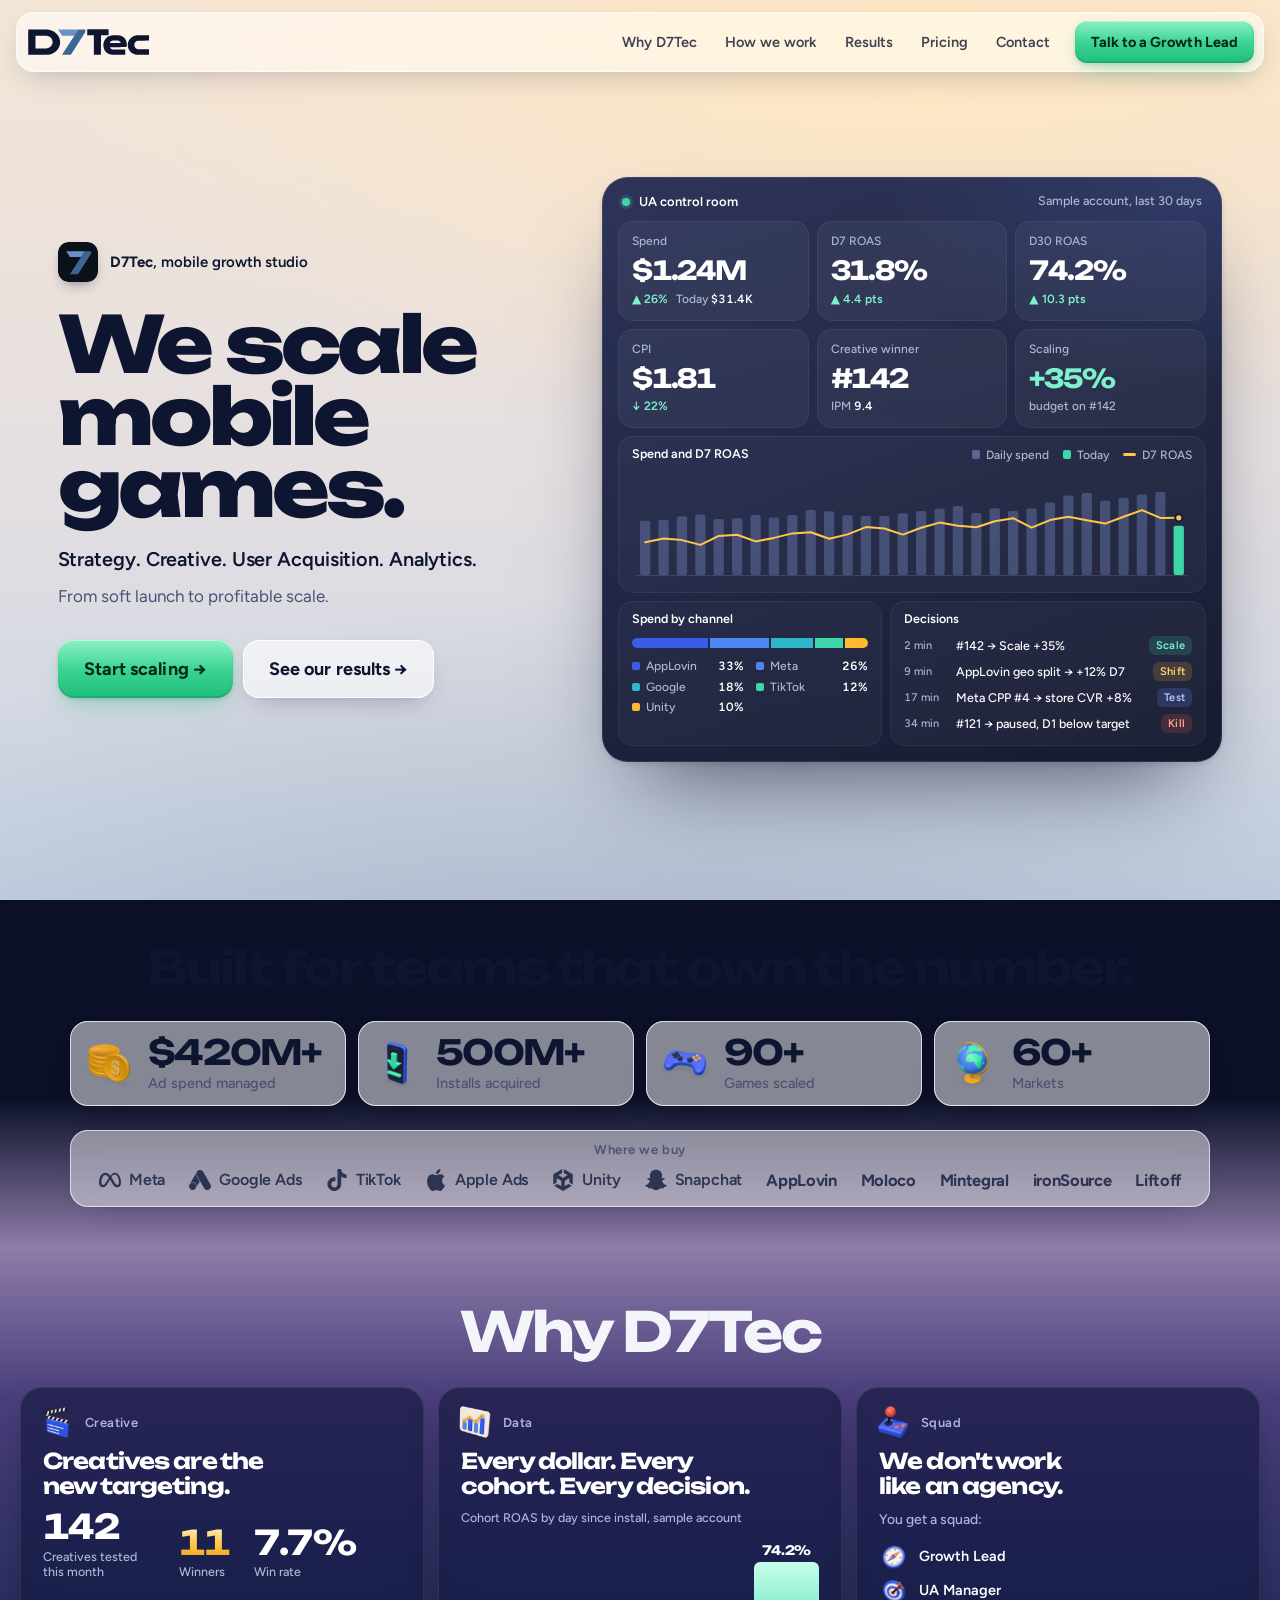
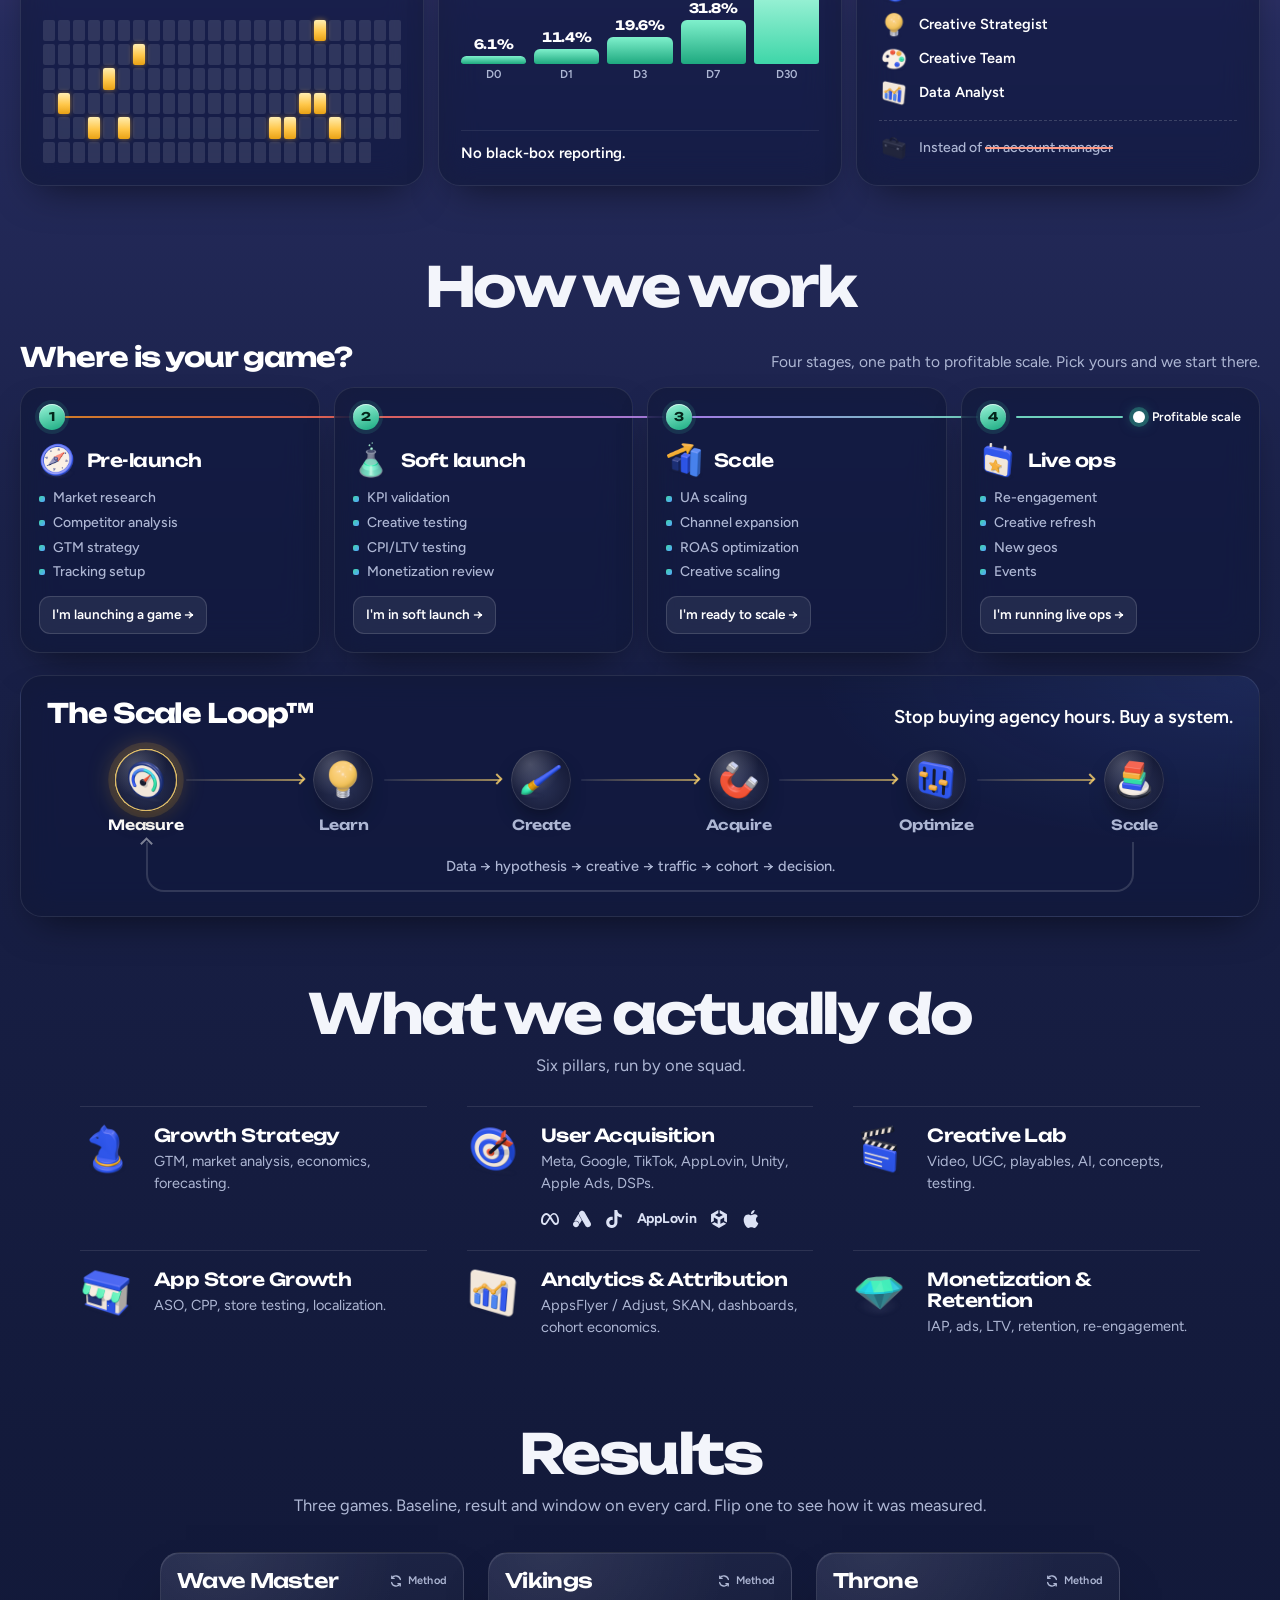
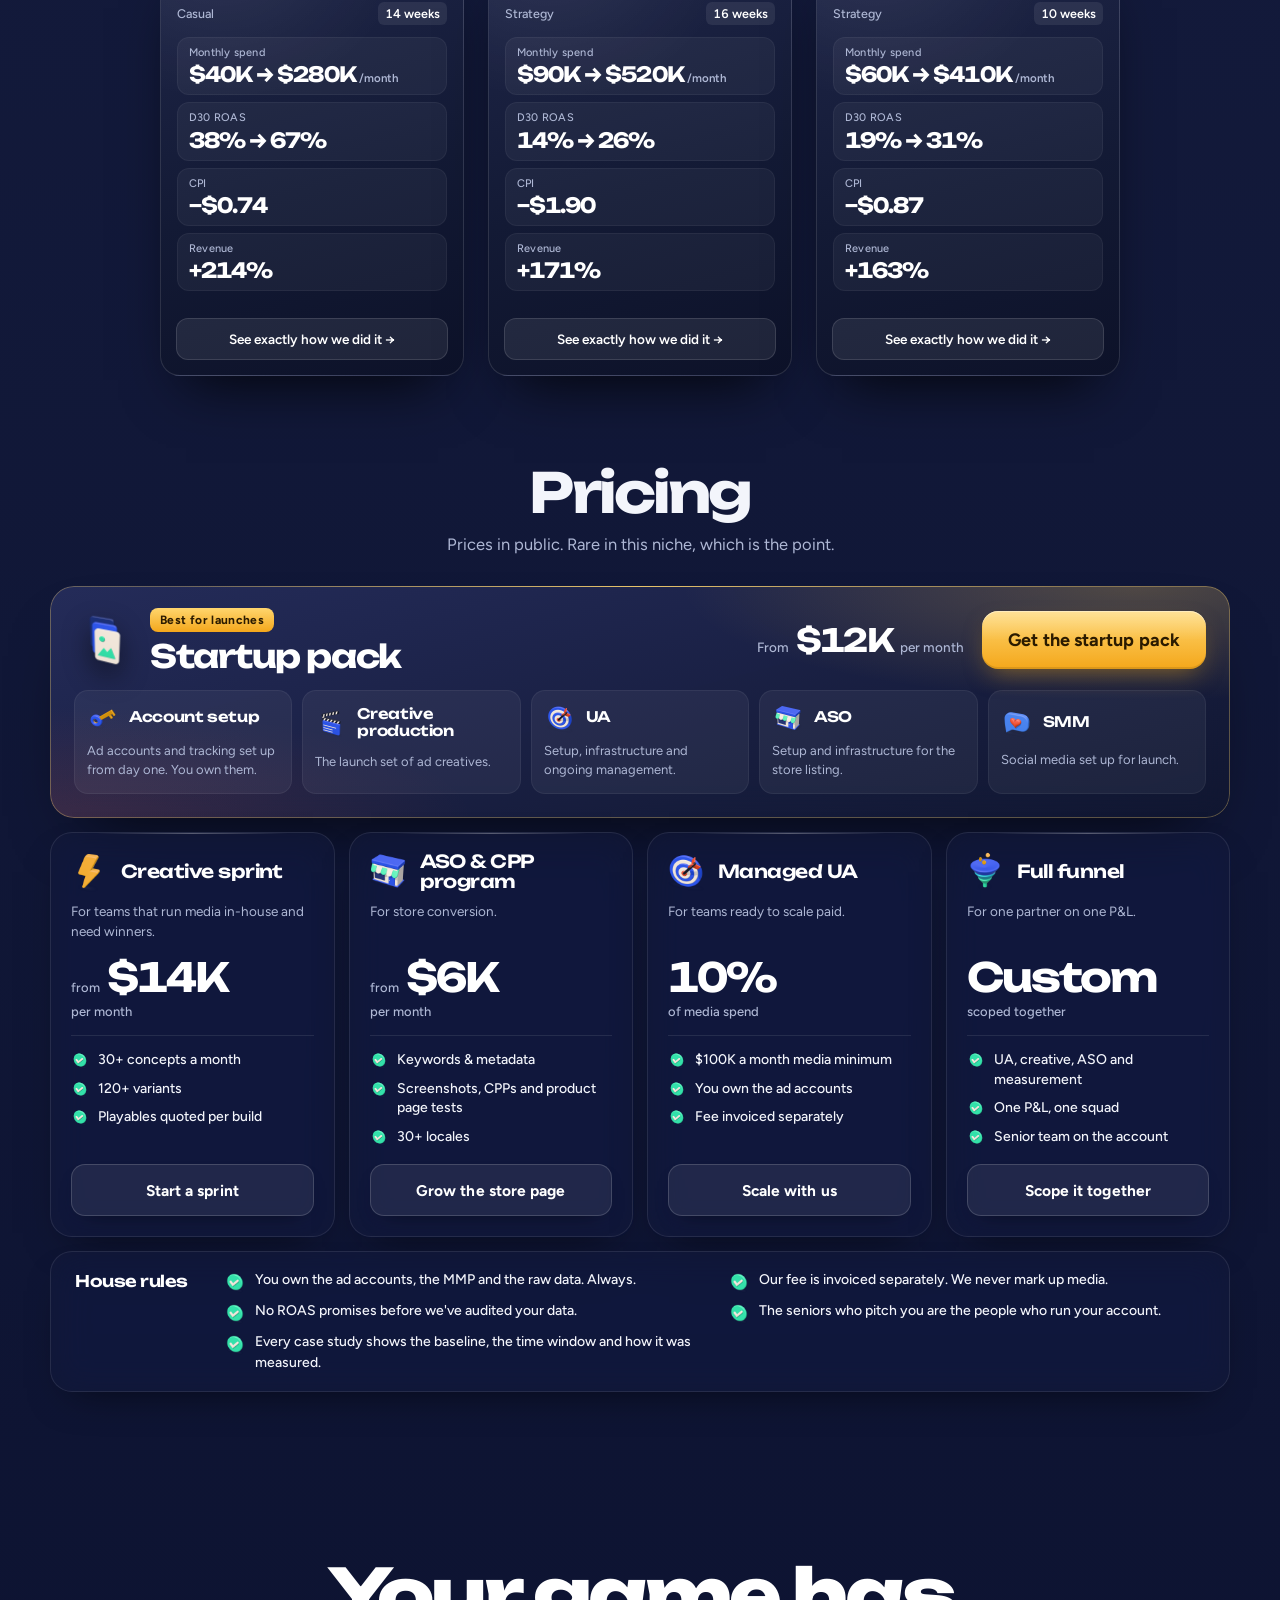
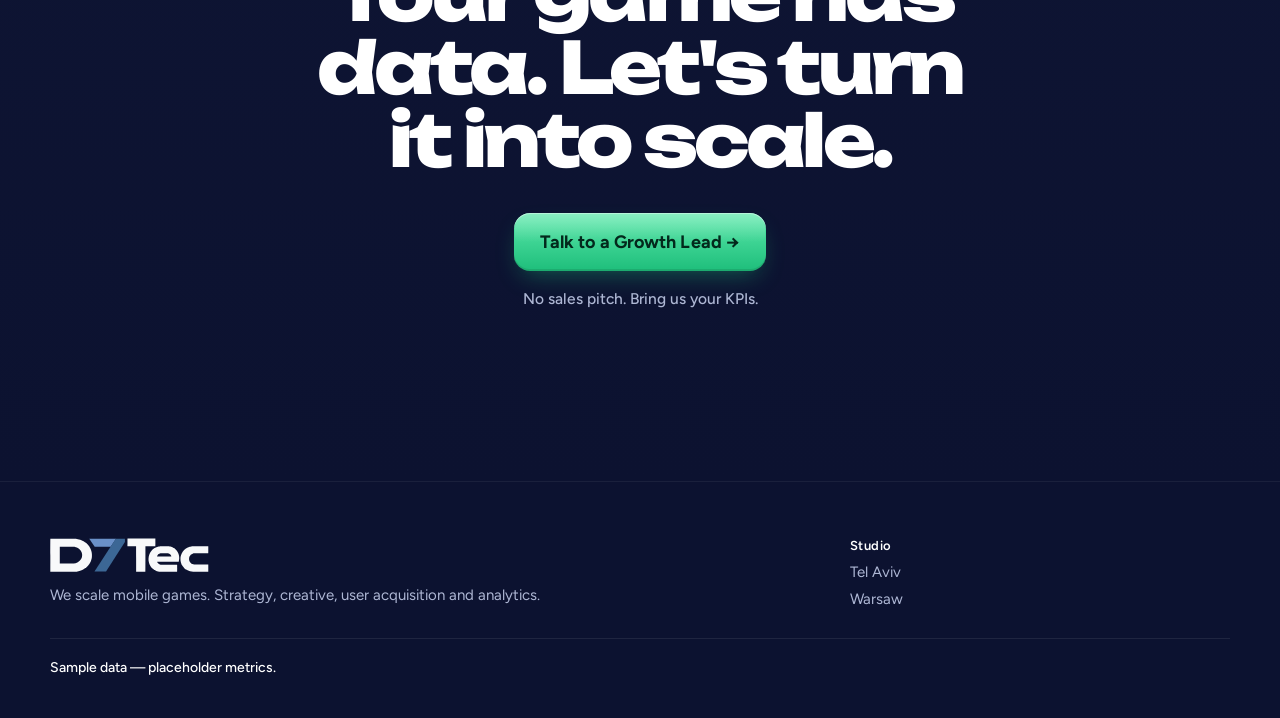
<file: index.html>
<!doctype html>
<html lang="en">
<head>
<meta charset="utf-8">
<meta name="viewport" content="width=device-width, initial-scale=1, viewport-fit=cover">
<title>We scale mobile games · D7Tec</title>
<meta name="description" content="D7Tec scales mobile games: strategy, creative, user acquisition and analytics, from soft launch to profitable scale.">
<link rel="canonical" href="https://www.d7tec.com/">
<meta property="og:type" content="website">
<meta property="og:site_name" content="D7Tec">
<meta property="og:url" content="https://www.d7tec.com/">
<meta property="og:title" content="D7Tec · We scale mobile games">
<meta property="og:description" content="D7Tec scales mobile games: strategy, creative, user acquisition and analytics, from soft launch to profitable scale.">
<meta property="og:image" content="https://www.d7tec.com/assets/og.png">
<meta property="og:image:width" content="1200">
<meta property="og:image:height" content="630">
<meta name="twitter:card" content="summary_large_image">
<meta name="theme-color" content="#F1E4D6">
<link rel="icon" type="image/png" sizes="32x32" href="assets/brand/favicon-32.png">
<link rel="icon" type="image/svg+xml" href="assets/brand/d7tec-favicon.svg">
<link rel="apple-touch-icon" href="assets/brand/apple-touch-icon.png">
<link rel="preconnect" href="https://fonts.googleapis.com">
<link rel="preconnect" href="https://fonts.gstatic.com" crossorigin>
<link rel="stylesheet" href="https://fonts.googleapis.com/css2?family=Unbounded:wght@500;600;700;800&family=Figtree:wght@400;500;600;700&display=swap">
<style>
:root{
  /* environment (driven by JS from page scroll) */
  --env-top:#F4E7D8;--env-mid:#E6E2E4;--env-bot:#CCD9E8;--env-glow:#FFE8C6;
  /* blocks */
  --tomato:#F2583E;--sun:#FFB92E;--mint:#3ED6A8;--cobalt:#3A5BEA;--porcelain:#EEE9E3;--graphite:#232838;
  /* text */
  --ink:#0E1530;--ink-2:#4A5372;--paper:#F3F5FB;--paper-2:#AEB7D4;
  /* actions */
  --gold-1:#FFD66E;--gold-2:#F4A71B;--green-1:#5CE9AB;--green-2:#1EBE7B;
  --display:'Unbounded','Figtree',system-ui,sans-serif;
  --ui:'Figtree',system-ui,-apple-system,'Segoe UI',sans-serif;
  --gutter:clamp(16px,4.5vw,64px);
  --glass-l:rgba(255,255,255,.56);--glass-l-b:rgba(255,255,255,.7);
  --glass-d:rgba(17,23,50,.62);--glass-d-b:rgba(255,255,255,.09);
  --focus:#0E1530;
}
*,*::before,*::after{box-sizing:border-box}
html{scroll-behavior:smooth;-webkit-text-size-adjust:100%;text-size-adjust:100%;background:#0B1028}
body{margin:0;font:400 1.0625rem/1.55 var(--ui);color:var(--ink);background:transparent;overflow-x:clip;-webkit-font-smoothing:antialiased;-moz-osx-font-smoothing:grayscale}
a{color:inherit}
button,input{font:inherit;color:inherit}
h1,h2,h3,p,ul,ol,dl,dd{margin:0}
:focus-visible{outline:2px solid var(--focus);outline-offset:3px}
.sr-only{position:absolute!important;width:1px;height:1px;padding:0;margin:-1px;overflow:hidden;clip:rect(0 0 0 0);white-space:nowrap;border:0}
.skip-link{position:fixed;z-index:100;left:12px;top:-80px;padding:10px 16px;border-radius:12px;background:#fff;color:var(--ink);font-weight:600;text-decoration:none;box-shadow:0 8px 24px rgba(14,21,48,.2)}
.skip-link:focus{top:12px}
section[id]{scroll-margin-top:84px}
.num{font-family:var(--display);font-variant-numeric:tabular-nums;font-feature-settings:"tnum"}

/* ---------- environment: one softly lit gradient behind everything ---------- */
.env{position:fixed;inset:0;z-index:-1;pointer-events:none;background:radial-gradient(110% 70% at 72% 6%,var(--env-glow) 0%,rgba(255,255,255,0) 62%),linear-gradient(180deg,var(--env-top) 0%,var(--env-mid) 52%,var(--env-bot) 100%)}
.env::after{content:"";position:absolute;inset:0;background:radial-gradient(140% 90% at 50% 120%,rgba(10,14,40,.18),transparent 60%)}
body.dark{--focus:#F3F5FB}

/* ---------- type ---------- */
.display{font-family:var(--display);font-weight:700;letter-spacing:-.035em;line-height:1;color:inherit}

/* ---------- buttons ---------- */
.btn{--b1:var(--green-1);--b2:var(--green-2);--bs:rgba(30,190,123,.45);--bt:#03291C;position:relative;display:inline-flex;align-items:center;justify-content:center;gap:.5em;min-height:52px;padding:0 22px;border:0;border-radius:14px;background:linear-gradient(180deg,var(--b1),var(--b2));box-shadow:inset 0 1px 0 rgba(255,255,255,.55),inset 0 -2px 0 rgba(0,0,0,.1),0 10px 24px -8px var(--bs),0 2px 4px rgba(14,21,48,.12);font:700 16.5px/1 var(--ui);letter-spacing:.005em;color:var(--bt);text-decoration:none;cursor:pointer;touch-action:manipulation;user-select:none;-webkit-user-select:none;transition:transform .12s ease,filter .15s ease,box-shadow .15s ease}
.btn::before{content:"";position:absolute;inset:1px 1px 50% 1px;border-radius:13px 13px 6px 6px;background:linear-gradient(rgba(255,255,255,.28),rgba(255,255,255,0));pointer-events:none}
.btn>span{position:relative}
.btn:hover{filter:brightness(1.05)}
.btn:active{transform:scale(.97);transition-duration:.06s}
.btn:focus-visible{outline:2px solid var(--focus);outline-offset:3px}
.btn-gold{--b1:var(--gold-1);--b2:var(--gold-2);--bs:rgba(244,167,27,.5);--bt:#2B1B00}
.btn-lg{min-height:58px;padding:0 26px;font-size:18px;border-radius:16px}
.btn-sm{min-height:42px;padding:0 16px;font-size:14.5px;border-radius:12px}

/* ---------- D7 mark ---------- */

/* ---------- glass surfaces ---------- */
.glass{background:var(--glass-l);border:1px solid var(--glass-l-b);box-shadow:0 10px 30px -10px rgba(14,21,48,.25);-webkit-backdrop-filter:blur(18px) saturate(1.5);backdrop-filter:blur(18px) saturate(1.5)}
body.dark .glass{background:var(--glass-d);border-color:var(--glass-d-b);box-shadow:0 14px 34px -12px rgba(0,0,0,.5)}

/* ---------- top bar ---------- */
.topbar{position:fixed;z-index:60;top:12px;left:16px;right:16px;display:flex;align-items:center;gap:4px;height:60px;padding:0 9px 0 9px;border-radius:18px;color:var(--ink);transition:background .4s,border-color .4s,color .4s}
body.dark .topbar{color:var(--paper)}
.tb-brand{display:flex;align-items:center;gap:11px;margin-right:auto;padding:4px 10px 4px 2px;border-radius:12px;color:inherit;text-decoration:none;font:700 17px/1 var(--display);letter-spacing:-.035em}

.tb-nav{display:flex;align-items:center;gap:2px}
.tb-nav a{padding:11px 13px;border-radius:11px;color:inherit;font:600 14.5px/1 var(--ui);text-decoration:none;opacity:.8;transition:background .2s ease,opacity .2s ease}
.tb-nav a:hover{opacity:1;background:rgba(14,21,48,.06)}
body.dark .tb-nav a:hover{background:rgba(255,255,255,.08)}
.tb-cta{margin-left:8px}

/* ---------- concept badge (link to the concept hub; strip in production) ---------- */
.concept-badge{position:fixed;z-index:50;left:16px;bottom:14px;display:block;padding:8px 11px;border-radius:11px;color:var(--ink);font:600 11.5px/1 var(--ui);text-decoration:none;opacity:.9;transition:opacity .3s ease,visibility .3s ease}
.concept-badge.off{opacity:0;visibility:hidden}
body.dark .concept-badge{color:var(--paper)}
@media (max-width:1023px){.concept-badge{display:none}}
</style>
<style>
/* ---------- hero: copy + UA control room ---------- */
.hero{position:relative;min-height:100vh;min-height:100svh;display:grid;align-items:center;padding:112px var(--gutter) 72px}
.hero-in{width:min(1240px,100%);margin:0 auto;display:grid;grid-template-columns:minmax(0,1fr) minmax(0,620px);gap:clamp(32px,4.4vw,72px);align-items:center}
.hero-copy{min-width:0}
.brand{display:flex;align-items:center;gap:12px;margin-bottom:26px;font:600 15px/1.2 var(--ui);color:var(--ink)}
.brand b{font-weight:700}
.h1-main{display:block;font:800 clamp(44px,6.1vw,100px)/.92 var(--display);letter-spacing:-.05em;color:var(--ink);margin-bottom:.3em;text-wrap:balance}
.h1-sub{display:block;font:600 clamp(18px,1.55vw,22px)/1.3 var(--ui);letter-spacing:-.005em;color:var(--ink);text-wrap:balance}
.pitch{margin-top:10px;max-width:40ch;font:400 17px/1.55 var(--ui);color:var(--ink-2)}
.hero-cta{display:flex;flex-wrap:wrap;gap:10px;margin-top:30px}
.btn-light{--bt:var(--ink);background:rgba(255,255,255,.62);box-shadow:inset 0 0 0 1px rgba(255,255,255,.85),0 10px 24px -12px rgba(14,21,48,.35);-webkit-backdrop-filter:blur(12px);backdrop-filter:blur(12px)}
.btn-light::before{display:none}
@media (prefers-reduced-motion:no-preference){
  .h1-main{animation:titleIn .9s cubic-bezier(.2,.8,.2,1) .1s both}
  .brand,.h1-sub,.pitch,.hero-cta{animation:fadeIn .8s ease .35s both}
  .cr{animation:crIn 1s cubic-bezier(.2,.8,.2,1) .25s both}
}
@keyframes titleIn{0%{opacity:0;transform:translateY(28px);filter:blur(8px)}100%{opacity:1;transform:none;filter:none}}
@keyframes fadeIn{from{opacity:0}}
@keyframes crIn{0%{opacity:0;transform:translateY(26px) scale(.985)}100%{opacity:1;transform:none}}

/* ---------- the UA control room ---------- */
.cr{position:relative;min-width:0;padding:16px;border-radius:26px;color:var(--paper);background:radial-gradient(90% 60% at 100% 0%,rgba(91,134,255,.16),rgba(91,134,255,0) 60%),linear-gradient(160deg,rgba(30,38,80,.93),rgba(12,17,38,.95));box-shadow:inset 0 0 0 1px rgba(255,255,255,.09),0 44px 90px -40px rgba(14,21,48,.75),0 2px 6px rgba(14,21,48,.12);-webkit-backdrop-filter:blur(18px) saturate(1.3);backdrop-filter:blur(18px) saturate(1.3)}
.cr-head{display:flex;align-items:center;gap:9px;padding:2px 4px 13px;font:500 12.5px/1 var(--ui);color:var(--paper-2)}
.cr-live{flex:none;width:8px;height:8px;border-radius:50%;background:#3ED6A8;box-shadow:0 0 0 3px rgba(62,214,168,.18)}
@media (prefers-reduced-motion:no-preference){.cr-live{animation:live 2s ease-in-out infinite}}
@keyframes live{50%{box-shadow:0 0 0 7px rgba(62,214,168,0)}}
.cr-name{font:600 13px/1 var(--ui);color:#fff}
.cr-meta{margin-left:auto;white-space:nowrap}
.cr-tiles{display:grid;grid-template-columns:repeat(3,minmax(0,1fr));gap:8px}
.cr-t{position:relative;min-width:0;padding:13px 14px 14px;border-radius:15px;background:rgba(255,255,255,.045);box-shadow:inset 0 0 0 1px rgba(255,255,255,.06);transition:background .6s ease}
.cr-t.hit{background:rgba(62,214,168,.11);transition-duration:.15s}
.cr-t dt{font:500 12px/1.2 var(--ui);color:var(--paper-2);white-space:nowrap;overflow:hidden;text-overflow:ellipsis}
.cr-t dd{margin-top:9px}
.cr-v{display:block;font:700 clamp(22px,2.05vw,30px)/1 var(--display);letter-spacing:-.045em;color:#fff;font-variant-numeric:tabular-nums;white-space:nowrap}
.cr-v.good{color:#7FF0CC}
.cr-d{display:flex;flex-wrap:wrap;gap:2px 8px;margin-top:8px;font:500 12px/1.25 var(--ui);color:var(--paper-2)}
.cr-d .up{color:#7FF0CC;font-weight:600;white-space:nowrap}
.cr-d .lv{white-space:nowrap}
.cr-d .lv b{color:#fff;font-weight:600;font-variant-numeric:tabular-nums}
.cr-chart{margin-top:8px;padding:12px 14px 10px;border-radius:15px;background:rgba(255,255,255,.03);box-shadow:inset 0 0 0 1px rgba(255,255,255,.06)}
.cr-ch{display:flex;align-items:center;gap:14px;font:500 12px/1 var(--ui);color:var(--paper-2)}
.cr-ch b{margin-right:auto;font:600 12.5px/1 var(--ui);color:#fff}
.cr-key{display:inline-flex;align-items:center;gap:6px;white-space:nowrap}
.cr-key::before{content:"";width:8px;height:9px;border-radius:2px;background:rgba(160,180,255,.42)}
.cr-key--l::before{width:13px;height:2.5px;border-radius:2px;background:#FFC74A}
.cr-key--t::before{background:#3ED6A8}
.cr-chart svg{display:block;width:100%;height:auto;margin-top:10px;overflow:visible}
.cr-base{stroke:rgba(255,255,255,.12);stroke-width:1}
.cr-bars rect{fill:rgba(160,180,255,.26)}
.cr-bars rect.now{fill:#3ED6A8}
.cr-line{fill:none;stroke:#FFC74A;stroke-width:2;stroke-linejoin:round;stroke-linecap:round}
.cr-dot{fill:#FFC74A;stroke:#151B3A;stroke-width:2}
.cr-low{display:grid;grid-template-columns:minmax(0,1fr) minmax(0,1.2fr);gap:8px;margin-top:8px}
.cr-box{min-width:0;padding:12px 14px 13px;border-radius:15px;background:rgba(255,255,255,.03);box-shadow:inset 0 0 0 1px rgba(255,255,255,.06)}
.cr-k{font:600 12.5px/1 var(--ui);color:#fff}
.cr-split{display:flex;gap:2px;height:10px;margin-top:13px;border-radius:99px;overflow:hidden}
.cr-split span{flex:var(--g) 1 0;min-width:0;background:var(--c)}
.cr-leg{list-style:none;padding:0;margin-top:11px;display:grid;grid-template-columns:repeat(2,minmax(0,1fr));gap:6px 12px;font:500 12px/1.2 var(--ui);color:var(--paper-2)}
.cr-leg li{display:flex;align-items:center;gap:6px;min-width:0;white-space:nowrap}
.cr-leg li::before{content:"";flex:none;width:8px;height:8px;border-radius:2px;background:var(--c)}
.cr-leg b{margin-left:auto;color:#fff;font-weight:600;font-variant-numeric:tabular-nums}
.cr-feed{list-style:none;padding:0;margin-top:11px;display:grid;gap:7px}
.cr-feed li{display:grid;grid-template-columns:44px minmax(0,1fr) auto;align-items:center;gap:8px;font:500 12.5px/1.3 var(--ui);color:#fff}
.fd-t{font:500 11px/1 var(--ui);color:var(--paper-2);font-variant-numeric:tabular-nums;white-space:nowrap}
.fd-a{min-width:0;white-space:nowrap;overflow:hidden;text-overflow:ellipsis}
.fd-k{padding:4px 7px;border-radius:6px;font:600 11px/1 var(--ui);letter-spacing:.02em}
.k-scale{background:rgba(62,214,168,.16);color:#7FF0CC}.k-test{background:rgba(91,134,255,.2);color:#B5C6FF}.k-kill{background:rgba(242,88,62,.18);color:#FFA592}.k-shift{background:rgba(255,185,46,.16);color:#FFD27A}
@media (prefers-reduced-motion:no-preference){.cr-feed li.fd-new{animation:fdIn .55s cubic-bezier(.2,.8,.2,1)}}
@keyframes fdIn{0%{opacity:0;transform:translateY(-6px)}100%{opacity:1;transform:none}}

/* ---------- hero: tablet / short / phone ---------- */
@media (max-width:1180px){.hero-in{grid-template-columns:minmax(0,1fr) minmax(0,540px)}}
@media (max-width:1000px) and (min-width:761px){
  .hero{padding-top:100px}
  .hero-in{grid-template-columns:minmax(0,.86fr) minmax(0,1.14fr);gap:28px}
  .h1-main{font-size:clamp(38px,5.4vw,56px)}
  .pitch{font-size:16px}
  .cr{padding:12px;border-radius:22px}
  .cr-t{padding:10px 11px 11px;border-radius:13px}
  .cr-v{font-size:20px}
  .cr-d{font-size:11px;margin-top:6px}
  .cr-low{grid-template-columns:1fr}
  .cr-meta{display:none}
}
@media (max-height:640px) and (min-width:761px){
  .hero{min-height:0;padding-top:88px;padding-bottom:40px}
  .brand{margin-bottom:14px;font-size:14px}
  .h1-main{font-size:clamp(34px,min(5vw,9.5vh),68px)}
  .h1-sub{font-size:16px}
  .pitch{margin-top:6px;font-size:15px}
  .hero-cta{margin-top:18px}.hero-cta .btn{min-height:46px;padding:0 18px;font-size:15.5px}
  .cr-head{padding-bottom:9px}
  .cr-chart{padding:9px 11px 8px}.cr-chart svg{margin-top:6px}
  .cr-feed-box{display:none}
  .cr-low{grid-template-columns:1fr}
  .cr{padding:11px}
  .cr-t{padding:8px 10px 9px}
  .cr-t dd{margin-top:5px}
  .cr-v{font-size:19px}
  .cr-d{margin-top:4px}
  .cr-chart svg{max-height:62px}
  .cr-leg{display:none}
  .cr-split{margin-top:9px}
}
@media (max-width:760px){
  .hero{min-height:0;padding:94px 16px 48px}
  .hero-in{grid-template-columns:1fr;gap:30px}
  .brand{margin-bottom:14px;font-size:14px;gap:10px}

  .h1-main{font-size:clamp(38px,11.2vw,54px)}
  .h1-sub{font-size:16px}
  .pitch{font-size:15.5px}
  .hero-cta{margin-top:20px;gap:8px}.hero-cta .btn{flex:1 1 0;min-height:48px;padding:0 10px;font-size:15px;border-radius:13px}
  .cr{padding:12px;border-radius:22px}
  .cr-head{padding:2px 2px 11px}
  .cr-tiles{gap:6px}
  .cr-t{padding:10px 10px 11px;border-radius:12px}
  .cr-t dt{font-size:11px}
  .cr-t dd{margin-top:7px}
  .cr-v{font-size:clamp(17px,5.2vw,21px)}
  .cr-d{font-size:11px;margin-top:6px}
  .cr-chart{padding:10px 11px 8px}
  .cr-low{grid-template-columns:1fr}
  .cr-feed li{grid-template-columns:40px minmax(0,1fr) auto;font-size:12px}
  .cr-ch{flex-wrap:wrap;row-gap:8px}.cr-ch b{flex:1 0 100%}
}
@media (max-width:380px){.cr-tiles{grid-template-columns:repeat(2,minmax(0,1fr))}}
</style>
<style>
/* ---------- section heads ---------- */
.sec-head{position:relative;z-index:2;width:min(1100px,calc(100% - 32px));margin:0 auto;text-align:center}
.sec-head h2{font:700 clamp(32px,4.3vw,60px)/1.02 var(--display);letter-spacing:-.045em;text-wrap:balance}
.sec-head p{margin:12px auto 0;max-width:56ch;font:400 16.5px/1.55 var(--ui);color:var(--ink-2);text-wrap:balance}
@media (min-width:1100px){.results .sec-head p{max-width:none}}
.night{position:relative;color:var(--paper);--focus:#F3F5FB;background:linear-gradient(180deg,#8E7CA9 0,#4A3F7C 150px,#262C5E 380px,#1A2149 900px,#131A3B 1800px,#0C1230 100%)}
.night::before{content:"";position:absolute;z-index:-1;left:0;right:0;bottom:100%;height:150px;background:linear-gradient(180deg,rgba(196,206,230,0),#8E7CA9);pointer-events:none}
.night .sec-head p{color:var(--paper-2)}

/* ---------- results ---------- */
.loot{padding:56px 0 8px}
.deck{list-style:none;display:flex;justify-content:center;gap:24px;max-width:1180px;margin:24px auto 0;padding:10px 24px 24px}
.tcard{position:relative;flex:0 0 304px;height:424px;perspective:1300px;transition:transform .45s cubic-bezier(.2,.8,.2,1)}
.tcard:hover,.tcard:focus-within{transform:translateY(-6px)}
.tc-3d{position:absolute;inset:0;transform-style:preserve-3d;transform:rotateY(var(--flip,0deg));transition:transform .7s cubic-bezier(.2,.8,.2,1)}
.tcard.flipped{--flip:180deg}
.face{position:absolute;inset:0;display:flex;flex-direction:column;gap:10px;padding:16px;border-radius:20px;border:1px solid rgba(255,255,255,.12);background:radial-gradient(120% 70% at 20% 0%,rgba(255,255,255,.07),rgba(255,255,255,0) 50%),linear-gradient(165deg,#1F2649 0%,#131A35 55%,#0D1229 100%);box-shadow:0 30px 56px -26px rgba(0,0,0,.85),inset 0 1px 0 rgba(255,255,255,.08);backface-visibility:hidden;-webkit-backface-visibility:hidden;overflow:hidden;color:var(--paper)}
.back{transform:rotateY(180deg)}
.tc-top{display:flex;align-items:center;justify-content:space-between;gap:8px}
.tc-top h3{font:600 20px/1.15 var(--display);letter-spacing:-.035em;color:#fff;white-space:nowrap}
.tc-meth{display:inline-flex;align-items:center;gap:5px;font:600 11px/1 var(--ui);letter-spacing:.02em;color:var(--paper-2)}
.tc-meth svg{width:14px;height:14px}
.tc-genre{display:flex;justify-content:space-between;align-items:center;gap:8px;font:500 12.5px/1.2 var(--ui);color:var(--paper-2)}
.tc-genre span:last-child{padding:4px 7px;border-radius:6px;background:rgba(255,255,255,.08);color:#fff;font-weight:600;font-variant-numeric:tabular-nums}
.tc-rows{display:grid;gap:7px;margin-top:2px}
.tc-rows div{padding:9px 12px 10px;border-radius:12px;background:rgba(255,255,255,.045);box-shadow:inset 0 0 0 1px rgba(255,255,255,.05)}
.tc-rows dt{font:500 11px/1.2 var(--ui);letter-spacing:.02em;color:var(--paper-2)}
.tc-rows dd{margin-top:5px;font:700 21px/1 var(--display);letter-spacing:-.045em;color:#fff;font-variant-numeric:tabular-nums;white-space:nowrap}
.tc-rows dd small{margin-left:3px;font:600 11.5px/1 var(--ui);letter-spacing:0;color:var(--paper-2)}
.tc-how{position:absolute;z-index:6;left:16px;right:16px;bottom:16px;display:flex;align-items:center;justify-content:center;min-height:42px;border-radius:12px;background:rgba(255,255,255,.08);box-shadow:inset 0 0 0 1px rgba(255,255,255,.12);font:600 13.5px/1 var(--ui);color:#fff;text-decoration:none;transition:opacity .3s ease,background .2s ease}
.tc-how:hover{background:rgba(255,255,255,.15)}
.tcard.flipped .tc-how{opacity:0;pointer-events:none}
.tc-back-title{display:flex;align-items:baseline;justify-content:space-between;gap:8px;font:600 18px/1.1 var(--display);letter-spacing:-.03em;color:#fff}
.tc-back-title span{font:600 11px/1 var(--ui);letter-spacing:.03em;color:#7FF0CC}
.tc-fields{display:grid;margin-top:4px;font-size:13.5px;line-height:1.4}
.tc-fields div{display:grid;grid-template-columns:96px 1fr;gap:10px;padding:11px 0;border-bottom:1px solid rgba(255,255,255,.07)}
.tc-fields div:last-child{border-bottom:0}
.tc-fields dt{font-weight:500;color:var(--paper-2)}
.tc-fields dd{font-weight:600;color:#fff}
.tc-foot{display:flex;justify-content:flex-end;margin-top:auto;font:600 11px/1 var(--ui);letter-spacing:.03em;color:var(--paper-2)}
.tc-flip{position:absolute;inset:0;z-index:5;border:0;border-radius:20px;background:transparent;cursor:pointer;-webkit-tap-highlight-color:transparent}
.tc-flip:focus-visible{outline:2px solid var(--focus);outline-offset:5px}
.deck-hint{display:none;margin:-22px auto 0;text-align:center;font:500 13.5px/1.3 var(--ui);color:var(--paper-2)}
@media (max-width:1000px){
  .deck{justify-content:flex-start;gap:16px;margin-top:22px;padding:14px max(16px,calc(50vw - 150px)) 34px;overflow-x:auto;scroll-snap-type:x mandatory;scrollbar-width:none;overscroll-behavior-x:contain}
  .deck::-webkit-scrollbar{display:none}
  .tcard{flex-basis:300px;scroll-snap-align:center}
  .tcard:hover,.tcard:focus-within{transform:none}
  .deck-hint{display:block}
}
@media (max-width:760px){.loot{padding:56px 0 8px}}

/* ---------- pillars (genres layout reused) ---------- */
.pillars{padding:90px 0 60px}
.pillar-grid{list-style:none;width:min(1120px,calc(100% - 32px));margin:56px auto 0;padding:0;display:grid;grid-template-columns:repeat(3,1fr);gap:0 40px}
.pillar{display:grid;grid-template-columns:76px 1fr;column-gap:16px;align-items:start;padding:24px 0 30px;border-top:1px solid rgba(255,255,255,.1)}
.pillar .ic{width:76px;height:76px;margin:-8px 0 0 -6px}
.pillar h3{font:600 19px/1.15 var(--display);letter-spacing:-.03em;color:#fff}
.pillar p{margin-top:6px;font:400 15px/1.55 var(--ui);color:var(--paper-2)}
.net-row{list-style:none;padding:0;margin-top:12px;display:flex;flex-wrap:wrap;align-items:center;gap:9px 14px;color:#DCE2F5}
@media (max-width:980px){.pillar-grid{grid-template-columns:repeat(2,1fr)}}
@media (max-width:620px){.pillar-grid{grid-template-columns:1fr;margin-top:36px}.pillar{grid-template-columns:62px 1fr;column-gap:12px;padding:20px 0 22px}.pillar .ic{width:62px;height:62px}.pillar h3{font-size:17.5px}.pillar p{font-size:14.5px}}
</style>
<style>
/* ---------- icons (baked 3D PNGs) with graceful fallback ---------- */
.ic{display:block;object-fit:contain}
.ic.ic-missing{visibility:hidden}
.ic-stack{position:relative;display:inline-grid;place-items:center}
.ic-stack>*{grid-area:1/1}
.ic-stack.ic-ok>.ic-fallback{visibility:hidden}
.chk{flex:none;width:22px;height:22px;margin-top:1px}
.chk svg{width:18px;height:18px}.chk img{width:22px;height:22px}

/* ---------- proof ---------- */
.nets{list-style:none;width:min(1140px,calc(100% - 32px));margin:0 auto;padding:0;display:flex;flex-wrap:wrap;justify-content:center;align-items:center;gap:16px 24px;color:#38405F}
.nets>li,.net-row>li{display:flex;align-items:center;height:26px}
.nets .net-break{flex-basis:100%;height:0;display:none}
@media (max-width:1180px){.nets .net-break{display:block}}
.net{display:inline-flex;align-items:center;gap:8px;height:24px;font:600 16px/1 var(--ui);letter-spacing:-.01em;white-space:nowrap}
.net--mark svg{flex:none;width:22px;height:22px}
.net--word{font:700 16.5px/1 var(--ui);letter-spacing:-.02em}
.net-row .net--mark svg{width:18px;height:18px}
.net-row .net--word{font-size:14px}

/* ---------- v5: compact sections ---------- */
/* proof */
.proof{position:relative;padding:44px 0 40px;color:var(--ink)}
.proof .sec-head h2{font-size:clamp(28px,3.6vw,50px)}
.proof-stats{list-style:none;width:min(1140px,calc(100% - 32px));margin:30px auto 0;padding:0;display:grid;grid-template-columns:repeat(4,minmax(0,1fr));gap:12px}
.proof-stats li{display:grid;grid-template-columns:auto minmax(0,1fr);grid-template-rows:auto auto;column-gap:12px;row-gap:4px;align-items:center;padding:14px 18px;border-radius:18px;background:rgba(255,255,255,.5);box-shadow:inset 0 0 0 1px rgba(255,255,255,.75),0 18px 40px -26px rgba(14,21,48,.4);-webkit-backdrop-filter:blur(14px);backdrop-filter:blur(14px)}
.proof-stats .ic{grid-row:1/span 2;width:54px;height:54px;margin:-4px 0 -4px -6px}
.proof-stats b{align-self:end;font:700 clamp(26px,2.7vw,38px)/1 var(--display);letter-spacing:-.05em;color:var(--ink)}
.proof-stats span{align-self:start;font:500 14.5px/1.25 var(--ui);color:var(--ink-2)}
.proof-k{width:min(1140px,calc(100% - 32px));margin:30px auto 12px;font:600 13px/1.2 var(--ui);letter-spacing:.04em;color:var(--ink-2);text-align:center}
@media (max-width:980px){.proof-stats{grid-template-columns:repeat(2,minmax(0,1fr))}}
@media (max-width:520px){
  .proof{padding:40px 0 32px}
  .proof-stats{margin-top:24px}
  .proof-stats li{grid-template-columns:1fr;justify-items:start;row-gap:4px;padding:12px 14px 14px}
  .proof-stats .ic{grid-row:auto;width:40px;height:40px;margin:-2px 0 2px -4px}
  .proof-stats span{font-size:13.5px}
  .proof-k{margin-top:24px}
  .nets{gap:12px 20px}.net{font-size:14.5px}.net--word{font-size:15px}
}

.proof-nets{width:min(1140px,calc(100% - 32px));margin:24px auto 0;padding:12px 20px 14px;border-radius:18px;background:rgba(255,255,255,.46);box-shadow:inset 0 0 0 1px rgba(255,255,255,.65),0 16px 36px -26px rgba(14,21,48,.45);-webkit-backdrop-filter:blur(14px);backdrop-filter:blur(14px)}
.proof-nets .proof-k{width:auto;margin:0 0 10px}
.proof-nets .nets{width:auto;color:#2C3452}
@media (max-width:520px){.proof-nets{margin-top:20px;padding:12px 12px 14px}}

/* pricing */
.shop{padding:56px 0 16px}
.price-wrap{width:min(1180px,calc(100% - 32px));margin:28px auto 0;display:grid;gap:14px}
.pack{position:relative;display:grid;grid-template-columns:minmax(0,1fr) auto;align-items:center;gap:18px 24px;padding:22px 24px 24px;border-radius:24px;color:var(--paper);background:radial-gradient(70% 90% at 92% 0%,rgba(255,199,74,.24) 0%,rgba(255,199,74,0) 55%),radial-gradient(60% 80% at 0% 100%,rgba(242,88,62,.14),rgba(242,88,62,0) 60%),linear-gradient(165deg,rgba(38,46,92,.92),rgba(16,22,48,.94));box-shadow:inset 0 0 0 1px rgba(255,214,110,.32),0 34px 70px -36px rgba(0,0,0,.8);-webkit-backdrop-filter:blur(18px);backdrop-filter:blur(18px);overflow:hidden}
.pack::before{content:"";position:absolute;left:10%;right:10%;top:0;height:1px;background:linear-gradient(90deg,transparent,rgba(255,214,110,.85),transparent)}
.pack-top{display:flex;align-items:center;gap:14px;min-width:0}
.pack-glyph{flex:none;width:62px;height:62px;filter:drop-shadow(0 12px 14px rgba(0,0,0,.45))}
.pack-name{display:grid;justify-items:start;gap:8px}
.pack-tag{padding:6px 10px;border-radius:8px;background:linear-gradient(180deg,var(--gold-1),var(--gold-2));color:#2B1B00;font:700 12px/1 var(--ui);letter-spacing:.03em}
.pack h3{font:700 32px/1 var(--display);letter-spacing:-.045em;color:#fff}
.pack-buy{display:flex;align-items:center;gap:18px;justify-self:end}
.pack-price{display:flex;align-items:baseline;gap:7px;font:500 13.5px/1 var(--ui);color:var(--paper-2);white-space:nowrap}
.pack-price b{font:700 32px/1 var(--display);letter-spacing:-.05em;color:#fff;font-variant-numeric:tabular-nums}
.pack-items{grid-column:1/-1;list-style:none;margin:0;padding:0;display:grid;grid-template-columns:repeat(5,minmax(0,1fr));gap:10px}
.pack-items li{display:grid;grid-template-columns:32px minmax(0,1fr);grid-template-areas:"ic t" "d d";align-items:center;gap:8px 10px;padding:12px 13px 14px;border-radius:14px;background:rgba(255,255,255,.05);box-shadow:inset 0 0 0 1px rgba(255,255,255,.06)}
.pack-items li>div{display:contents}
.pack-items .ic{grid-area:ic;width:32px;height:32px}
.pack-items b{grid-area:t;font:600 14.5px/1.2 var(--display);letter-spacing:-.025em;color:#fff}
.pack-items span{grid-area:d;align-self:start;font:400 13px/1.45 var(--ui);color:var(--paper-2)}
.form-pack{display:flex;align-items:center;justify-content:center;gap:12px;margin:20px auto -6px;font:500 14.5px/1.3 var(--ui);color:var(--paper-2)}
.form-pack[hidden]{display:none}
.form-pack b{color:#FFD27A;font-weight:600}
.form-pack button{border:0;border-radius:8px;padding:7px 10px;background:rgba(255,255,255,.08);color:var(--paper);font:600 12.5px/1 var(--ui);cursor:pointer}
.rules{display:grid;grid-template-columns:auto minmax(0,1fr);gap:10px 36px;align-items:start;padding:18px 24px;border-radius:22px;background:rgba(20,27,58,.55);border:1px solid var(--glass-d-b);box-shadow:0 18px 40px -22px rgba(0,0,0,.65);-webkit-backdrop-filter:blur(18px) saturate(1.4);backdrop-filter:blur(18px) saturate(1.4)}
.tiers{list-style:none;margin:0;padding:0;display:grid;grid-template-columns:repeat(4,minmax(0,1fr));column-gap:14px;row-gap:0}
.tier{position:relative;display:grid;grid-row:span 5;grid-template-rows:subgrid;row-gap:0;min-width:0;padding:18px 20px 20px;border-radius:22px;color:var(--paper);background:rgba(20,27,58,.55);border:1px solid var(--glass-d-b);box-shadow:0 18px 40px -22px rgba(0,0,0,.65);-webkit-backdrop-filter:blur(18px) saturate(1.4);backdrop-filter:blur(18px) saturate(1.4);transition:transform .3s cubic-bezier(.2,.8,.2,1),border-color .3s ease,box-shadow .3s ease}
.tier::before{content:"";position:absolute;left:16%;right:16%;top:0;height:1px;background:linear-gradient(90deg,transparent,rgba(255,255,255,.3),transparent)}
@media (hover:hover) and (pointer:fine){.tier:hover{transform:translateY(-4px);border-color:rgba(255,255,255,.17);box-shadow:0 28px 52px -24px rgba(0,0,0,.75)}}
.tier-top{display:flex;align-items:center;gap:12px;min-width:0}
.tier-top .ic{flex:none;width:44px;height:44px;margin:-4px -2px -4px -4px}
.tier-top h3{font:600 18px/1.15 var(--display);letter-spacing:-.03em;color:#fff}
.tier-for{margin-top:10px;font:400 13.5px/1.45 var(--ui);color:var(--paper-2)}
.tier-price{display:flex;flex-wrap:wrap;align-items:baseline;column-gap:7px;margin-top:16px}
.tp-pre{font:500 13px/1 var(--ui);color:var(--paper-2)}
.tier-price b{font:700 40px/1 var(--display);letter-spacing:-.05em;color:#fff;font-variant-numeric:tabular-nums}
.tp-unit{flex-basis:100%;margin-top:7px;font:500 13px/1.3 var(--ui);color:var(--paper-2)}
.tier-list{list-style:none;margin:14px 0 0;padding:14px 0 0;border-top:1px solid rgba(255,255,255,.09);display:grid;align-content:start;gap:9px}
.tier-list li{display:flex;align-items:flex-start;gap:9px;font:500 14px/1.4 var(--ui);color:var(--paper)}
.tier-list .chk{width:18px;height:18px;margin-top:1px}
.tier-list .chk svg{width:15px;height:15px}
.tier-list .chk img{width:18px;height:18px}
.tier-btn{align-self:end;width:100%;margin-top:18px;padding:0 12px;font-size:15.5px;white-space:nowrap}
.btn-ghost{--bt:#fff;background:rgba(255,255,255,.07);box-shadow:inset 0 0 0 1px rgba(255,255,255,.16),0 10px 22px -14px rgba(0,0,0,.6)}
.btn-ghost::before{display:none}
.btn-ghost:hover{filter:none;background:rgba(255,255,255,.12)}
.tiers-hint{display:none;margin-top:-6px;text-align:center;font:500 13.5px/1.3 var(--ui);color:var(--paper-2)}
@media (max-width:1000px) and (min-width:641px){
  .tiers{grid-template-columns:repeat(2,minmax(0,1fr))}
  .tier:nth-child(n+3){margin-top:14px}
}
@media (max-width:640px){
  .tiers{display:flex;gap:12px;margin:0 -16px;padding:4px 16px 14px;overflow-x:auto;scroll-snap-type:x mandatory;scroll-padding:0 16px;scrollbar-width:none;overscroll-behavior-x:contain}
  .tiers::-webkit-scrollbar{display:none}
  .tier{flex:0 0 min(78%,300px);grid-template-rows:auto auto auto 1fr auto;padding:18px;scroll-snap-align:start}
  .tier-price b{font-size:36px}
  .tiers-hint{display:block}
}
.rules h3{font:600 16px/1.4 var(--display);letter-spacing:-.03em;color:#fff;white-space:nowrap}
.rules ul{list-style:none;margin:0;padding:0;display:grid;grid-template-columns:1fr 1fr;gap:8px 28px}
.rules li{display:flex;gap:9px;align-items:flex-start;font:500 14px/1.45 var(--ui);color:var(--paper)}
@media (max-width:1000px){.pack-items{grid-template-columns:repeat(3,minmax(0,1fr))}}
@media (max-width:900px){
  .pack{grid-template-columns:1fr}
  .pack-buy{justify-self:stretch;justify-content:space-between;flex-wrap:wrap}
  .rules{grid-template-columns:1fr}
}
@media (max-width:620px){
  .shop{padding:56px 0 12px}
  .pack{padding:18px 16px 18px;gap:14px}
  .pack h3{font-size:27px}
  .pack-glyph{width:52px;height:52px}
  .pack-items{grid-template-columns:1fr;gap:6px}
  .pack-items li{grid-template-columns:28px minmax(0,1fr);grid-template-areas:"ic t" "ic d";gap:1px 12px;padding:9px 12px 10px}
  .pack-items .ic{width:28px;height:28px}
  .pack-items span{font-size:12.5px;line-height:1.4}
  .pack-buy .btn{width:100%}
  .rules{padding:16px}
  .rules ul{grid-template-columns:1fr;gap:7px}
  .rules li{font-size:13.5px}
}

/* how we work */
.how{padding:56px 0 16px}
.how-in{width:min(1240px,calc(100% - 32px));margin:28px auto 0;display:grid;gap:22px}
.how-sub{display:flex;flex-wrap:wrap;align-items:baseline;justify-content:space-between;gap:6px 24px}
.how-h{font:700 clamp(21px,2.1vw,27px)/1.12 var(--display);letter-spacing:-.04em;color:#fff}
.how-sub p{font:400 15.5px/1.5 var(--ui);color:var(--paper-2)}
.stages{--gap:14px;list-style:none;margin:-8px 0 0;padding:0;display:grid;grid-template-columns:repeat(4,minmax(0,1fr));gap:var(--gap)}
.stage{position:relative;display:flex;flex-direction:column;min-width:0;padding:16px 18px 18px;border-radius:20px;color:var(--paper);background:var(--glass-d);border:1px solid var(--glass-d-b);box-shadow:0 18px 40px -18px rgba(0,0,0,.6);-webkit-backdrop-filter:blur(18px) saturate(1.4);backdrop-filter:blur(18px) saturate(1.4)}
.stage:nth-child(1){--c1:#F08A24;--c2:#FF6A5E}.stage:nth-child(2){--c1:#FF6A5E;--c2:#B98CFF}.stage:nth-child(3){--c1:#B98CFF;--c2:#7FF0D2}.stage:nth-child(4){--c1:#7FF0D2;--c2:#7FF0D2}
.st-track{position:relative;display:flex;align-items:center;height:26px;margin-bottom:12px}
.st-node{position:relative;z-index:1;flex:none;display:grid;place-items:center;width:26px;height:26px;border-radius:50%;background:linear-gradient(160deg,#9CF6DA,#18A97F);box-shadow:inset 0 1px 0 rgba(255,255,255,.6),0 0 0 4px rgba(62,214,168,.13);font:700 12px/1 var(--display);color:#04261B}
.st-line{position:absolute;left:26px;top:12px;width:calc(100% + 36px + var(--gap) - 26px);height:2px;border-radius:2px;background:linear-gradient(90deg,var(--c1),var(--c2));opacity:.85}
.st-track--end .st-line{position:static;flex:1;width:auto;margin:0 10px}
.st-end{display:inline-flex;align-items:center;gap:7px;font:600 12.5px/1 var(--ui);color:#fff;white-space:nowrap}
.st-end i{width:12px;height:12px;border-radius:50%;background:#fff;box-shadow:0 0 0 4px rgba(62,214,168,.3),0 0 14px rgba(62,214,168,.55)}
.st-head{display:flex;align-items:center;gap:10px;margin-bottom:10px}
.st-head .ic{flex:none;width:44px;height:44px;margin:-4px -2px -4px -4px}
.st-head h4{margin:0;font:600 18px/1.15 var(--display);letter-spacing:-.03em;color:#fff}
.stage-items{list-style:none;margin:0 0 14px;padding:0;display:grid;gap:5px}
.stage-items li{position:relative;padding-left:14px;font:500 14px/1.4 var(--ui);color:var(--paper-2)}
.stage-items li::before{content:"";position:absolute;left:0;top:.52em;width:6px;height:6px;border-radius:2px;background:linear-gradient(135deg,var(--mint),#56A3FF)}
.stage-cta{margin-top:auto;align-self:flex-start;display:inline-flex;align-items:center;min-height:38px;padding:0 13px;border-radius:11px;background:rgba(255,255,255,.07);box-shadow:inset 0 0 0 1px rgba(255,255,255,.14);font:600 13.5px/1 var(--ui);color:#fff;text-decoration:none;white-space:nowrap;transition:background .2s ease}
.stage-cta:hover{background:rgba(255,255,255,.13)}
.loop{position:relative;padding:22px 26px 24px;border-radius:22px;color:var(--paper);background:radial-gradient(60% 120% at 100% 0%,rgba(91,134,255,.14),rgba(91,134,255,0) 60%),var(--glass-d);border:1px solid var(--glass-d-b);box-shadow:0 18px 40px -18px rgba(0,0,0,.6);-webkit-backdrop-filter:blur(18px) saturate(1.4);backdrop-filter:blur(18px) saturate(1.4)}
.loop-head{display:flex;flex-wrap:wrap;align-items:baseline;justify-content:space-between;gap:6px 24px;margin-bottom:20px}
.loop-msg{font:600 clamp(15.5px,1.45vw,18.5px)/1.35 var(--ui);color:#fff}
.loop-steps{list-style:none;margin:0;padding:0;display:grid;grid-template-columns:repeat(6,minmax(0,1fr))}
.loop-steps li{position:relative;display:grid;justify-items:center;gap:8px;text-align:center}
.ls-ic{display:grid;place-items:center;width:60px;height:60px;border-radius:50%;background:radial-gradient(circle at 32% 24%,rgba(255,255,255,.2),rgba(255,255,255,0) 50%),radial-gradient(circle at 50% 60%,#2A3256,#151A36 75%);box-shadow:inset 0 0 0 1px rgba(255,255,255,.12),0 12px 24px -12px rgba(0,0,0,.7);transition:box-shadow .45s ease,transform .45s ease}
.ls-ic .ic{width:48px;height:48px}
.loop-steps b{font:600 14px/1 var(--display);letter-spacing:-.02em;color:var(--paper-2);transition:color .3s ease}
.loop-steps li.on .ls-ic{box-shadow:inset 0 0 0 1.5px rgba(255,214,110,.85),0 0 0 6px rgba(255,185,46,.12),0 0 26px rgba(255,185,46,.32),0 12px 24px -12px rgba(0,0,0,.7);transform:scale(1.05)}
.loop-steps li.on b{color:#fff}
.loop-steps li+li::before{content:"";position:absolute;top:29px;left:calc(-50% + 40px);right:calc(50% + 40px);height:2px;border-radius:2px;background:linear-gradient(90deg,rgba(255,255,255,.08),rgba(255,214,110,.6))}
.loop-steps li+li::after{content:"";position:absolute;top:25px;right:calc(50% + 40px);width:8px;height:8px;border-top:2px solid rgba(255,214,110,.8);border-right:2px solid rgba(255,214,110,.8);transform:rotate(45deg)}
.loop-core{position:relative;margin:10px calc(100% / 12) 0;padding:14px 16px 12px;border:2px solid rgba(255,255,255,.14);border-top:0;border-radius:0 0 18px 18px;text-align:center;font:500 14.5px/1.5 var(--ui);color:var(--paper-2);text-wrap:balance}
.loop-core::before{content:"";position:absolute;left:-6px;top:-3px;width:9px;height:9px;border-left:2px solid rgba(255,255,255,.45);border-top:2px solid rgba(255,255,255,.45);transform:rotate(45deg)}
@media (max-width:1000px) and (min-width:761px){
  .stages{grid-template-columns:repeat(2,minmax(0,1fr))}
  .stage:nth-child(even) .st-line{display:none}
}
@media (max-width:760px){
  .how{padding:56px 0 16px}
  .how-in{gap:18px}
  .stages{grid-template-columns:1fr;--gap:12px}
  .stage{padding:14px 16px 16px}
  .stage:not(:last-child) .st-line{display:none}
  .stage:not(:last-child)::after{content:"";position:absolute;left:29px;bottom:-13px;width:2px;height:14px;background:linear-gradient(var(--c1),var(--c2));opacity:.7}
  .st-track{margin-bottom:8px}
  .stage-items{grid-template-columns:1fr 1fr;gap:5px 12px;margin-bottom:12px}
  .stage-items li{font-size:13.5px}
  .loop{padding:18px 16px 18px}
  .loop-head{margin-bottom:16px}
}
@media (max-width:640px){
  .loop-steps{grid-template-columns:repeat(3,minmax(0,1fr));row-gap:16px}
  .loop-steps li:nth-child(3n+1)::before,.loop-steps li:nth-child(3n+1)::after{display:none}
  .ls-ic{width:52px;height:52px}.ls-ic .ic{width:42px;height:42px}
  .loop-steps li+li::before{top:25px;left:calc(-50% + 34px);right:calc(50% + 34px)}
  .loop-steps li+li::after{top:21px;right:calc(50% + 34px)}
  .loop-steps b{font-size:12.5px}
  .loop-core{margin:14px 0 0;padding:0;border:0;font-size:14px}
  .loop-core::before{display:none}
}

/* pillars, tighter */
.pillars{padding:52px 0 12px}
.pillar-grid{margin-top:28px}
.pillar{grid-template-columns:60px 1fr;column-gap:14px;padding:18px 0}
.pillar .ic{width:60px;height:60px;margin:-6px 0 0 -4px}
.pillar h3{font-size:18px}
.pillar p{margin-top:5px;font-size:14.5px;line-height:1.5}
@media (max-width:620px){.pillar-grid{margin-top:20px}.pillar{grid-template-columns:48px 1fr;column-gap:12px;padding:14px 0}.pillar .ic{width:48px;height:48px;margin:-4px 0 0 -2px}.pillar h3{font-size:16.5px}.pillar p{font-size:14px}}

/* why D7Tec */
.why{padding:56px 0 16px}
.why-grid{width:min(1240px,calc(100% - 32px));margin:28px auto 0;display:grid;grid-template-columns:repeat(3,minmax(0,1fr));gap:14px}
.why-col{display:flex;flex-direction:column;gap:12px;min-width:0;padding:20px 22px 22px;border-radius:22px;color:var(--paper);background:var(--glass-d);border:1px solid var(--glass-d-b);box-shadow:0 18px 40px -18px rgba(0,0,0,.6);-webkit-backdrop-filter:blur(18px) saturate(1.4);backdrop-filter:blur(18px) saturate(1.4)}
.why-k{display:flex;align-items:center;gap:10px;font:600 13px/1 var(--ui);letter-spacing:.03em;color:var(--paper-2)}
.why-k .ic{flex:none;width:40px;height:40px;margin:-6px -2px -6px -6px}
.why-col h3{font:700 clamp(19px,1.7vw,23px)/1.15 var(--display);letter-spacing:-.04em;color:#fff;text-wrap:balance}
.why-stats{display:flex;flex-wrap:wrap;gap:8px 24px;margin:0}
.why-stats div{display:flex;flex-direction:column-reverse;gap:6px}
.why-stats dt{font:500 12.5px/1.25 var(--ui);color:var(--paper-2);max-width:14ch}
.why-stats dd{margin:0;font:700 34px/.95 var(--display);letter-spacing:-.05em;color:#fff;font-variant-numeric:tabular-nums}
.why-stats .w dd{background:linear-gradient(180deg,#FFF1C2 0%,#FFC74A 55%,#F4A71B 100%);-webkit-background-clip:text;background-clip:text;color:transparent}
.why-tiles{display:grid;grid-template-columns:repeat(24,minmax(0,1fr));gap:3px;margin-top:auto}
.why-tiles i{display:block;aspect-ratio:9/16;border-radius:2px;background:rgba(255,255,255,.11)}
.why-tiles i.w{background:linear-gradient(180deg,#FFEDB0,#FFC74A 55%,#E9A215);box-shadow:0 0 6px -1px rgba(255,185,46,.75)}
.why-cap{font:500 12.5px/1.3 var(--ui);color:var(--paper-2)}
.ladder{list-style:none;margin:0;padding:0;display:grid;grid-template-columns:repeat(5,minmax(0,1fr));align-items:end;gap:8px;height:142px}
.ladder li{display:flex;flex-direction:column-reverse;align-items:center;justify-content:flex-start;gap:5px;height:100%}
.ladder li span{font:600 11.5px/1 var(--ui);color:var(--paper-2)}
.ladder li i{display:block;width:100%;height:calc(102px * var(--v) / 74.2);min-height:4px;border-radius:6px 6px 3px 3px;background:linear-gradient(180deg,#7FF0CC,#1EA97F)}
.ladder li:last-child i{background:linear-gradient(180deg,#C8FFEC,#3ED6A8)}
.ladder li b{font:700 13px/1 var(--display);letter-spacing:-.03em;color:#fff;font-variant-numeric:tabular-nums}
.why-foot{margin-top:auto;padding-top:12px;border-top:1px solid rgba(255,255,255,.08);font:600 15px/1.35 var(--ui);color:#fff}
.why-sub{font:500 14px/1.4 var(--ui);color:var(--paper-2)}
.roles{list-style:none;margin:0;padding:0;display:grid;gap:4px}
.roles li{display:flex;align-items:center;gap:10px;font:600 14.5px/1.2 var(--ui);color:#fff}
.roles .ic{flex:none;width:30px;height:30px}
.role-off{display:flex;align-items:center;gap:10px;margin-top:auto;padding-top:12px;border-top:1px dashed rgba(255,255,255,.16);font:500 14px/1.3 var(--ui);color:var(--paper-2)}
.role-off .ic{flex:none;width:30px;height:30px;filter:grayscale(1);opacity:.45}
.role-off s{text-decoration-thickness:2px;text-decoration-color:#FF9A85}
@media (max-width:900px){.why-grid{grid-template-columns:1fr}.why-col{padding:18px 18px 20px}.ladder{max-width:460px}}
@media (max-width:900px) and (min-width:561px){.why-tiles{grid-template-columns:repeat(48,minmax(0,1fr))}}
@media (max-width:640px){.why{padding:56px 0 16px}.why-stats dd{font-size:30px}}

/* top bar with four links */
@media (max-width:960px){.tb-nav a{padding:10px 8px;font-size:14px}}
@media (max-width:880px){.topbar .tb-cta .lbl-full{display:none}.topbar .tb-cta .lbl-short{display:inline}}
@media (max-width:720px){.tb-nav{display:none}}

/* ---------- final CTA ---------- */
.contact{padding:150px 0 170px}
.contact-in{width:min(920px,calc(100% - 32px));margin:0 auto;text-align:center}
.contact h2{font:800 clamp(36px,5.6vw,80px)/1.02 var(--display);letter-spacing:-.05em;color:#fff;text-wrap:balance}
.ct-actions{margin-top:36px;display:flex;justify-content:center}
.ct-small{margin-top:16px;font:500 15.5px/1.5 var(--ui);color:var(--paper-2)}
.ct-form{max-width:720px;margin:32px auto 0;padding:22px;border-radius:22px;text-align:left}
.ct-form[hidden]{display:none}
.ct-fields{display:grid;grid-template-columns:1fr 1fr;gap:12px}
.fld{display:grid;gap:7px;font:600 12.5px/1.2 var(--ui);letter-spacing:.02em;color:var(--paper-2)}
.fld:nth-child(3){grid-column:1/-1}
.fld input,.fld select{width:100%;height:52px;padding:0 14px;border:0;border-radius:14px;background:rgba(255,255,255,.07);box-shadow:inset 0 0 0 1px rgba(255,255,255,.14);font:500 16px/1 var(--ui);letter-spacing:0;color:#fff}
.fld select{appearance:none;-webkit-appearance:none;cursor:pointer;background-image:url("data:image/svg+xml,%3Csvg xmlns='http://www.w3.org/2000/svg' viewBox='0 0 24 24'%3E%3Cpath d='M6 9l6 6 6-6' fill='none' stroke='%23AEB7D4' stroke-width='2.4' stroke-linecap='round' stroke-linejoin='round'/%3E%3C/svg%3E");background-repeat:no-repeat;background-position:right 14px center;background-size:18px}
.fld select option{color:#0E1530}
.fld input::placeholder{color:#8F99BD}
.fld input:focus-visible,.fld select:focus-visible{outline:none;background-color:rgba(255,255,255,.1);box-shadow:inset 0 0 0 2px #FFC74A}
.ct-send{width:100%;margin-top:14px}
.form-msg{min-height:24px;margin-top:12px;font:500 15px/1.45 var(--ui);color:var(--paper-2);text-align:center}
.form-msg.err{color:#FFAA98}
.form-msg.ok{color:#8FF2CF}
@media (max-width:640px){.contact{padding:110px 0 130px}.ct-fields{grid-template-columns:1fr}.ct-form{padding:16px}}

/* ---------- footer ---------- */
.foot{padding:56px 0 40px;color:var(--paper-2);--focus:#F3F5FB;background:#0C1230;border-top:1px solid rgba(255,255,255,.06)}
.foot-in{width:min(1180px,calc(100% - 32px));margin:0 auto;display:grid;grid-template-columns:minmax(0,2fr) minmax(0,1fr);gap:28px 40px;align-items:start}
.foot-brand{display:flex;gap:14px;align-items:flex-start}
.tb-cta .lbl-short{display:none}
@media (max-width:420px){.tb-cta .lbl-full{display:none}.tb-cta .lbl-short{display:inline}.proof-stats{gap:10px}.proof-stats li{padding:12px 12px 14px}.proof-stats b{font-size:clamp(22px,7.1vw,30px)}}
.tb-logo{display:block;height:26px;width:auto;aspect-ratio:756/162;color:inherit}
.brand-ic{flex:none;width:40px;height:40px;border-radius:11px;box-shadow:0 6px 14px -6px rgba(11,17,25,.55)}
.foot-brand{flex-direction:column;gap:12px}
.foot-logo{display:block;height:34px;width:auto;aspect-ratio:756/162;color:#F8F9FA}
@media (max-width:640px){.tb-logo{height:22px}.brand-ic{width:34px;height:34px;border-radius:10px}}
.foot-brand p{font:400 15px/1.55 var(--ui)}
.foot-brand b{display:block;font:700 20px/1.1 var(--display);letter-spacing:-.03em;color:#fff}
.foot h3{margin-bottom:8px;font:600 13px/1.2 var(--ui);letter-spacing:.03em;color:#fff}
.foot-list{list-style:none;padding:0;display:grid;gap:4px;font:400 15px/1.5 var(--ui)}
.foot-list a{color:#fff;text-underline-offset:3px}

.foot-note{grid-column:1/-1;padding-top:18px;border-top:1px solid rgba(255,255,255,.08);font:500 14px/1.5 var(--ui);color:#fff}
@media (max-width:760px){.foot-in{grid-template-columns:1fr 1fr}.foot-brand{grid-column:1/-1}}

/* ---------- phone top bar ---------- */
@media (max-width:640px){
  .topbar{top:8px;left:8px;right:8px;height:54px;padding:0 6px;border-radius:15px}
  .tb-nav{display:none}
  .tb-brand{gap:9px;font-size:15.5px;padding-right:6px}

  .tb-cta{min-height:40px;padding:0 13px;font-size:13.5px;border-radius:11px}
  section[id]{scroll-margin-top:72px}
}

/* ---------- reduced motion ---------- */
@media (prefers-reduced-motion:reduce){
  html{scroll-behavior:auto}
  *,*::before,*::after{animation-duration:.001ms!important;animation-iteration-count:1!important;transition-duration:.001ms!important}
}
</style>
</head>
<body>
<svg width="0" height="0" style="position:absolute" aria-hidden="true" focusable="false"><defs><symbol id="d7-wordmark" viewBox="14 13 756 162"><path fill="currentColor" fill-rule="evenodd" d="M 449.19 15.17 C 385.1 15.25, 383.63 15.26, 383.41 15.57 C 383.22 15.83, 383.18 18.69, 383.17 33.05 C 383.17 42.5, 383.12 50.49, 383.07 50.82 C 383.01 51.21, 383.06 51.53, 383.22 51.75 C 383.47 52.08, 383.69 52.08, 403.63 52.13 C 422.77 52.17, 423.8 52.19, 424.06 52.47 C 424.3 52.74, 424.33 57.7, 424.37 113.05 L 424.42 173.32 424.8 173.7 L 425.18 174.08 446.58 174.08 C 466.91 174.08, 468 174.07, 468.29 173.79 C 468.57 173.5, 468.59 170.79, 468.67 113.15 L 468.75 52.8 469.14 52.49 C 469.52 52.18, 470.22 52.17, 492.54 52.17 C 513.67 52.16, 515.59 52.14, 515.86 51.89 C 516.15 51.63, 516.17 50.81, 516.16 33.68 C 516.16 23.82, 516.11 15.66, 516.04 15.55 C 515.9 15.34, 515.06 14.97, 514.86 15.04 C 514.8 15.06, 485.25 15.12, 449.19 15.17 M 21.05 16.66 C 17.23 16.73, 15.96 16.8, 15.8 16.97 C 15.67 17.1, 15.58 17.64, 15.57 18.38 C 15.56 19.04, 15.54 54.2, 15.53 96.5 L 15.49 173.42 15.92 173.79 L 16.35 174.17 73.69 174.17 C 112.57 174.17, 131.68 174.11, 133.06 173.99 C 134.17 173.89, 135.76 173.75, 136.58 173.67 C 138.82 173.45, 143.48 172.73, 145.75 172.24 C 146.85 172.01, 147.97 171.78, 148.25 171.72 C 148.72 171.63, 151.05 171, 154.17 170.11 C 159.33 168.64, 163.24 167.19, 167.43 165.19 C 170.87 163.55, 173.68 162.12, 174.33 161.67 C 174.56 161.51, 175.13 161.18, 175.58 160.93 C 176.9 160.24, 181.57 157.19, 182.58 156.38 C 183.12 155.94, 185.51 154.1, 187 152.97 C 188.26 152.01, 195.14 145.05, 197.12 142.72 C 199.07 140.43, 200.32 138.64, 203.65 133.42 C 203.94 132.96, 204.83 131.27, 205.63 129.65 C 207.78 125.31, 207.68 125.52, 208.9 122.25 C 209.14 121.61, 209.48 120.75, 209.65 120.33 C 210.17 119.11, 211.8 113.53, 212.08 112 C 212.14 111.68, 212.33 110.97, 212.5 110.42 C 212.68 109.87, 212.89 108.82, 212.99 108.08 C 213.08 107.35, 213.24 106.11, 213.35 105.33 C 213.73 102.46, 213.82 100.64, 213.83 95.83 C 213.83 91.36, 213.79 90.55, 213.33 86.84 C 213.06 84.59, 212.73 82.38, 212.6 81.92 C 212.46 81.46, 212.24 80.45, 212.09 79.67 C 211.94 78.89, 211.68 77.76, 211.5 77.17 C 211.32 76.57, 210.94 75.26, 210.66 74.25 C 210.15 72.46, 209.14 69.53, 208.49 67.97 C 208.31 67.54, 208.17 67.11, 208.17 67.01 C 208.17 66.29, 204.3 58.44, 203.35 57.23 C 203.16 56.99, 203 56.73, 203 56.65 C 203 56.53, 201.48 54.16, 200.59 52.88 C 200.45 52.68, 199.98 52.01, 199.56 51.39 C 197.89 48.96, 193.54 44.02, 190.17 40.74 C 188.04 38.68, 184.53 35.73, 183.25 34.94 C 182.98 34.77, 182.71 34.57, 182.67 34.5 C 182.62 34.44, 182.28 34.18, 181.92 33.94 C 181.55 33.69, 180.95 33.27, 180.58 33 C 179.79 32.4, 178.04 31.23, 177 30.6 C 176.59 30.34, 175.84 29.88, 175.34 29.57 C 174.84 29.26, 174.34 29, 174.24 29 C 174.13 29, 173.76 28.78, 173.42 28.5 C 173.07 28.22, 172.67 28, 172.52 28 C 172.37 28, 171.91 27.77, 171.5 27.5 C 171.09 27.23, 170.67 27, 170.58 27 C 170.49 27, 169.52 26.55, 168.42 26 C 167.32 25.45, 166.3 25, 166.17 25 C 166.03 25, 165.66 24.84, 165.35 24.66 C 164.78 24.3, 163.44 23.76, 161.47 23.08 C 160.86 22.86, 160.15 22.58, 159.88 22.44 C 159.62 22.31, 158.92 22.07, 158.33 21.92 C 157.73 21.76, 157.17 21.57, 157.07 21.49 C 156.97 21.4, 156.33 21.2, 155.65 21.02 C 154.97 20.85, 153.93 20.55, 153.33 20.36 C 151.99 19.93, 149.79 19.36, 148.25 19.05 C 147.61 18.92, 146.33 18.63, 145.42 18.41 C 144.5 18.19, 143.05 17.93, 142.19 17.83 C 141.33 17.74, 140.56 17.62, 140.49 17.58 C 140.26 17.43, 137.86 17.16, 134.42 16.89 C 131.46 16.65, 125.11 16.62, 78.58 16.6 C 49.71 16.59, 23.82 16.62, 21.05 16.66 M 695.5 52.18 C 694.54 52.24, 692.81 52.45, 691.67 52.63 C 690.52 52.82, 689.1 53.02, 688.5 53.08 C 687.9 53.14, 686.97 53.34, 686.42 53.53 C 685.87 53.72, 684.72 53.97, 683.86 54.1 C 683.01 54.23, 682.1 54.45, 681.84 54.58 C 681.58 54.71, 680.78 54.94, 680.07 55.09 C 679.35 55.24, 678.5 55.49, 678.18 55.66 C 677.85 55.82, 677.29 56.01, 676.93 56.07 C 676.56 56.14, 675.91 56.38, 675.47 56.6 C 675.04 56.82, 674.54 57, 674.37 57 C 674.2 57, 673.69 57.19, 673.24 57.42 C 672.79 57.65, 672.15 57.92, 671.83 58.02 C 671.51 58.12, 670.91 58.38, 670.5 58.59 C 670.09 58.8, 669.11 59.28, 668.33 59.66 C 667.55 60.04, 666.5 60.6, 666 60.92 C 665.5 61.23, 664.75 61.68, 664.33 61.92 C 663.92 62.15, 663.34 62.51, 663.05 62.71 C 662.76 62.92, 662.2 63.27, 661.82 63.5 C 661.43 63.73, 660.81 64.16, 660.43 64.45 C 659.6 65.1, 658.81 65.72, 657.16 66.98 C 655.62 68.17, 651.93 71.78, 650.39 73.6 C 647.56 76.96, 645.96 79.03, 645.13 80.42 C 644.86 80.88, 644.35 81.7, 643.99 82.25 C 642.58 84.43, 640.65 88.44, 639.67 91.25 C 637.74 96.77, 637.32 98.21, 636.68 101.58 C 635.91 105.69, 635.76 107.57, 635.76 113.25 C 635.77 117.62, 635.82 118.83, 636.13 121.08 C 636.8 126.02, 638 130.74, 639.71 135.17 C 640.35 136.81, 642.93 142.28, 643.53 143.24 C 645.82 146.93, 646.33 147.71, 647.5 149.3 C 648.42 150.55, 651.09 153.59, 653 155.56 C 654.83 157.46, 657.87 160.04, 659.85 161.36 C 660.48 161.79, 661.22 162.32, 661.49 162.53 C 661.75 162.74, 662.36 163.14, 662.83 163.42 C 663.3 163.69, 664 164.11, 664.39 164.34 C 671.33 168.6, 678.06 171.02, 688.69 173.08 C 694.09 174.13, 692.06 174.08, 731.97 174.08 C 767.97 174.08, 768.53 174.08, 768.76 173.76 C 768.96 173.49, 769 170.9, 769 156.76 C 769 141.93, 768.97 140.03, 768.74 139.7 L 768.48 139.33 735.53 139.33 C 707.27 139.33, 702.21 139.3, 699.94 139.08 C 698.23 138.91, 697.02 138.71, 696.52 138.51 C 696.1 138.33, 695.37 138.11, 694.9 138.02 C 694.43 137.92, 693.68 137.66, 693.25 137.42 C 692.81 137.19, 692.35 137, 692.24 137 C 692.02 137, 689.85 135.9, 688.58 135.15 C 686.36 133.84, 683.28 131.02, 681.79 128.94 C 681.4 128.4, 680.85 127.64, 680.56 127.25 C 680.27 126.86, 679.98 126.37, 679.91 126.15 C 679.84 125.93, 679.62 125.52, 679.41 125.25 C 679.21 124.98, 678.98 124.49, 678.92 124.18 C 678.85 123.87, 678.62 123.28, 678.4 122.86 C 678.18 122.45, 678 121.97, 678 121.8 C 678 121.62, 677.8 120.98, 677.56 120.37 C 677 118.98, 676.84 117.79, 676.72 114.25 C 676.62 111.02, 676.87 107.84, 677.36 106.18 C 677.54 105.58, 677.8 104.63, 677.94 104.08 C 678.08 103.53, 678.33 102.86, 678.49 102.58 C 678.66 102.31, 678.84 101.86, 678.91 101.58 C 678.97 101.31, 679.19 100.82, 679.4 100.5 C 679.61 100.18, 679.84 99.73, 679.91 99.5 C 679.98 99.27, 680.2 98.86, 680.4 98.58 C 680.6 98.31, 680.86 97.86, 680.97 97.59 C 681.2 97.07, 681.4 96.8, 683.13 94.74 C 684.41 93.22, 685.04 92.63, 686.92 91.22 C 689.54 89.26, 693.2 87.49, 696.17 86.74 C 696.77 86.59, 697.66 86.37, 698.17 86.25 C 700.32 85.71, 702.76 85.48, 705.92 85.5 C 707.66 85.52, 722.41 85.52, 738.71 85.51 C 768.1 85.5, 768.34 85.5, 768.67 85.17 C 769 84.84, 769 84.61, 769 68.68 C 769 54.21, 768.97 52.5, 768.74 52.26 C 768.5 52.03, 765.04 52, 732.86 52.03 C 713.28 52.04, 696.46 52.11, 695.5 52.18 M 542.33 52.28 C 542.01 52.31, 540.89 52.48, 539.83 52.66 C 538.78 52.84, 537.35 53.03, 536.67 53.09 C 535.98 53.15, 535 53.34, 534.5 53.52 C 534 53.69, 532.87 53.95, 531.99 54.08 C 531.11 54.21, 529.99 54.47, 529.49 54.65 C 528.99 54.83, 528.1 55.07, 527.51 55.17 C 526.92 55.28, 526.22 55.47, 525.95 55.61 C 525.69 55.74, 524.97 55.99, 524.36 56.16 C 522.5 56.68, 521.12 57.17, 520.31 57.59 C 519.88 57.82, 519.44 58, 519.32 58 C 519.11 58, 516.93 58.99, 516.17 59.44 C 515.94 59.57, 515.49 59.8, 515.17 59.93 C 514.85 60.07, 514.4 60.29, 514.17 60.43 C 513.94 60.57, 513.38 60.86, 512.92 61.09 C 512.46 61.32, 511.69 61.75, 511.21 62.04 C 510.73 62.34, 509.86 62.87, 509.27 63.23 C 508.68 63.58, 507.86 64.14, 507.46 64.48 C 507.05 64.81, 506.42 65.31, 506.07 65.58 C 504.1 67.12, 499.45 71.51, 498.02 73.18 C 495.82 75.77, 493.95 78.43, 491.89 81.92 C 491.08 83.28, 489.38 86.58, 489.01 87.5 C 486.45 93.84, 485.59 96.46, 484.99 99.82 C 484.81 100.87, 484.61 101.78, 484.57 101.86 C 484.43 102.07, 483.85 107.12, 483.65 109.83 C 483.42 112.89, 483.55 119.25, 483.89 121.25 C 484.03 122.08, 484.22 123.27, 484.32 123.92 C 484.98 128.42, 486.86 135.11, 488.68 139.41 C 489.74 141.9, 491.05 144.31, 492.52 146.44 C 492.79 146.83, 493 147.18, 493 147.23 C 493 147.4, 494.23 149.22, 495.49 150.92 C 496.92 152.86, 502.2 158.19, 504.39 159.92 C 507.55 162.41, 507.45 162.34, 509.92 163.93 C 510.83 164.52, 511.65 165, 511.73 165 C 511.82 165, 512.12 165.17, 512.4 165.39 C 512.96 165.8, 516.63 167.64, 518.67 168.51 C 521.86 169.89, 524.98 170.94, 529.75 172.24 C 531.17 172.63, 534.98 173.35, 537.33 173.67 C 540.59 174.12, 544.34 174.17, 581.08 174.17 C 613.8 174.17, 619.32 174.13, 619.59 173.93 C 619.91 173.7, 619.92 173.31, 619.96 157.68 C 620 141.83, 620 141.67, 619.67 141.34 C 619.33 141, 619.2 141, 581.29 141 C 548 141, 543.13 140.97, 542.33 140.75 C 541.83 140.61, 540.78 140.34, 540 140.15 C 539.22 139.96, 538.36 139.67, 538.08 139.5 C 537.81 139.33, 537.3 139.14, 536.96 139.08 C 536.61 139.01, 536.15 138.82, 535.93 138.65 C 535.71 138.48, 535.21 138.18, 534.81 138 C 534.12 137.67, 532.94 136.97, 531.89 136.26 C 530.94 135.61, 528.93 133.74, 528.02 132.64 C 526.96 131.37, 526.18 130.16, 525.26 128.29 C 524.7 127.17, 524.64 126.94, 524.8 126.58 C 524.93 126.31, 525.12 126.17, 525.37 126.17 C 525.58 126.18, 529.5 126.14, 534.08 126.1 C 538.67 126.05, 561.44 126.01, 584.69 126.01 C 624.7 126, 626.98 125.98, 627.31 125.71 C 627.57 125.49, 627.72 125.02, 627.91 123.83 C 628.05 122.96, 628.47 120.52, 628.84 118.42 C 629.77 113.15, 629.94 110.75, 629.69 106.3 C 629.45 101.96, 629.31 100.75, 628.58 96.92 C 626.65 86.71, 622.81 78.56, 616.48 71.25 C 614.42 68.87, 611.61 66.04, 610.25 64.97 C 608.4 63.52, 605.45 61.51, 604.67 61.16 C 604.44 61.06, 604.03 60.81, 603.75 60.6 C 603.22 60.2, 599.26 58, 599.08 58 C 599.02 58, 598.75 57.85, 598.49 57.66 C 598.23 57.47, 597.63 57.21, 597.17 57.07 C 596.71 56.93, 596.09 56.68, 595.79 56.51 C 595.49 56.34, 594.99 56.15, 594.67 56.08 C 594.35 56.01, 593.79 55.81, 593.44 55.63 C 593.09 55.45, 592.27 55.2, 591.63 55.06 C 590.98 54.93, 590.24 54.71, 589.97 54.57 C 589.7 54.43, 588.85 54.2, 588.08 54.07 C 587.31 53.94, 586.37 53.71, 585.99 53.58 C 585.6 53.44, 584.45 53.22, 583.44 53.09 C 582.42 52.96, 580.83 52.72, 579.92 52.56 C 578.41 52.3, 576.54 52.26, 560.58 52.24 C 550.87 52.23, 542.65 52.24, 542.33 52.28 M 61.02 54.96 L 60.66 55.25 60.66 94.66 C 60.66 132.59, 60.67 134.07, 60.96 134.37 C 61.25 134.66, 62.53 134.67, 94.12 134.67 C 115.99 134.67, 127.23 134.62, 127.74 134.5 C 128.16 134.41, 129.33 134.22, 130.35 134.07 C 131.37 133.93, 132.77 133.64, 133.48 133.43 C 134.18 133.22, 135.05 132.96, 135.42 132.86 C 136.02 132.7, 136.91 132.42, 139 131.72 C 140.84 131.1, 141.79 130.72, 142.33 130.37 C 142.65 130.17, 143 130, 143.11 130 C 143.36 130, 145.79 128.76, 146.14 128.45 C 146.29 128.32, 146.69 128.12, 147.02 128.02 C 147.35 127.91, 147.79 127.64, 148 127.41 C 148.22 127.19, 148.46 127, 148.55 127 C 148.71 127, 149.38 126.53, 150.88 125.38 C 153.09 123.69, 154.99 121.98, 156.52 120.31 C 159.83 116.71, 161.61 114.27, 162.93 111.5 C 163.17 111, 163.46 110.47, 163.58 110.33 C 163.69 110.2, 163.88 109.78, 164 109.42 C 164.11 109.05, 164.34 108.52, 164.51 108.25 C 164.67 107.98, 164.9 107.38, 165.01 106.92 C 165.12 106.46, 165.35 105.82, 165.51 105.5 C 165.66 105.18, 165.89 104.47, 166 103.92 C 166.11 103.37, 166.34 102.35, 166.5 101.67 C 167.44 97.86, 167.32 90.9, 166.25 87.01 C 166.11 86.5, 166 85.87, 165.99 85.59 C 165.99 85.31, 165.84 84.67, 165.65 84.17 C 165.46 83.66, 165.21 82.85, 165.08 82.36 C 164.96 81.86, 164.67 81.08, 164.44 80.61 C 162.72 77.06, 162.25 76.16, 161.25 74.51 C 159.96 72.38, 156.39 68.19, 154.42 66.49 C 153.87 66.01, 153.11 65.35, 152.75 65.01 C 152.38 64.66, 151.78 64.18, 151.41 63.94 C 151.05 63.7, 150.41 63.24, 150 62.92 C 149.21 62.31, 148.42 61.83, 145.75 60.39 C 145.57 60.29, 144.85 59.94, 144.17 59.61 C 141.38 58.29, 140.41 57.9, 138.58 57.31 C 138.03 57.13, 137.25 56.87, 136.83 56.73 C 136.07 56.46, 132.71 55.67, 130.58 55.25 C 127.81 54.71, 124.96 54.67, 93.15 54.67 C 63.13 54.67, 61.35 54.68, 61.02 54.96 M 545.25 85.17 C 542.23 85.25, 541.34 85.33, 540.17 85.63 C 536.71 86.52, 532.9 88.27, 531.08 89.8 C 529.36 91.25, 526.57 94.53, 525.88 95.92 C 525.7 96.28, 525.44 96.81, 525.29 97.08 C 524.83 97.97, 524.29 99.4, 524.21 99.94 C 524.15 100.35, 524.21 100.51, 524.48 100.66 C 524.95 100.91, 591.21 100.91, 591.68 100.66 C 592.09 100.44, 592.11 99.3, 591.73 98.58 C 591.58 98.31, 591.33 97.71, 591.17 97.25 C 591.01 96.79, 590.68 96.13, 590.44 95.77 C 590.2 95.41, 590 95.05, 590 94.97 C 590 94.68, 588.8 93.09, 587.55 91.72 C 584.74 88.64, 580.84 86.54, 576.17 85.58 C 574.27 85.19, 574.13 85.19, 561.58 85.14 C 554.62 85.11, 547.27 85.12, 545.25 85.17"/><path fill="#6A90C8" d="M201 16H328.5L303.29 55H227Z"/><path fill="#3C6795" d="M327.5 16H371V32L281 173H226Z"/></symbol><symbol id="d7-icon" viewBox="0 0 200 200"><rect width="200" height="200" rx="46" fill="#0B1119"/><g transform="translate(-106.79 34.24) scale(0.7353)"><path fill="#6A90C8" d="M201 16H328.5L303.29 55H227Z"/><path fill="#3C6795" d="M327.5 16H371V32L281 173H226Z"/></g></symbol></defs></svg>
<svg width="0" height="0" style="position:absolute" aria-hidden="true" focusable="false">
  <defs>
    <symbol id="i-check" viewBox="0 0 20 20"><circle cx="10" cy="10" r="9" fill="#3ED6A8"/><path d="M6 10.3l2.6 2.6L14.2 7" fill="none" stroke="#06281D" stroke-width="2" stroke-linecap="round" stroke-linejoin="round"/></symbol>
    
  </defs>
</svg>

<a class="skip-link" href="#proof">Skip to content</a>
<div class="env" aria-hidden="true"></div>

<header class="topbar glass" id="topbar">
  <a class="tb-brand" href="#top" aria-label="D7Tec, back to top"><svg class="tb-logo" aria-hidden="true" focusable="false"><use href="#d7-wordmark"/></svg></a>
  <nav class="tb-nav" aria-label="Sections"><a href="#why">Why D7Tec</a><a href="#how">How we work</a><a href="#results">Results</a><a href="#pricing">Pricing</a><a href="#contact">Contact</a></nav>
  <a class="btn btn-sm tb-cta" href="#contact" data-open-form aria-label="Talk to a Growth Lead"><span class="lbl-full">Talk to a Growth Lead</span><span class="lbl-short">Talk to us</span></a>
</header>
<main>
<section class="hero" id="top" aria-labelledby="heroTitle">
  <div class="hero-in">
    <div class="hero-copy">
      <p class="brand"><svg class="brand-ic" aria-hidden="true" focusable="false"><use href="#d7-icon"/></svg><span><b>D7Tec</b>, mobile growth studio</span></p>
      <h1 id="heroTitle"><span class="h1-main">We scale mobile games.</span><span class="h1-sub">Strategy. Creative. User Acquisition. Analytics.</span></h1>
      <p class="pitch">From soft launch to profitable scale.</p>
      <div class="hero-cta"><a class="btn btn-lg" href="#contact" data-open-form><span>Start scaling →</span></a><a class="btn btn-lg btn-light" href="#results"><span>See our results →</span></a></div>
    </div>

    <aside class="cr" id="ctrl" aria-label="UA control room, sample account">
      <div class="cr-head"><span class="cr-live" aria-hidden="true"></span><span class="cr-name">UA control room</span><span class="cr-meta">Sample account, last 30 days</span></div>
      <dl class="cr-tiles">
        <div class="cr-t" id="cSpend"><dt>Spend</dt><dd><b class="cr-v" id="mSpend">$1.24M</b><span class="cr-d"><span class="up">▲ 26%</span><span class="lv">Today <b id="mToday">$31.4K</b></span></span></dd></div>
        <div class="cr-t" id="cD7"><dt>D7 ROAS</dt><dd><b class="cr-v" id="mD7">31.8%</b><span class="cr-d"><span class="up">▲ 4.4 pts</span></span></dd></div>
        <div class="cr-t" id="cD30"><dt>D30 ROAS</dt><dd><b class="cr-v" id="mD30">74.2%</b><span class="cr-d"><span class="up">▲ 10.3 pts</span></span></dd></div>
        <div class="cr-t" id="cCpi"><dt>CPI</dt><dd><b class="cr-v" id="mCpi">$1.81</b><span class="cr-d"><span class="up">↓ 22%</span></span></dd></div>
        <div class="cr-t" id="cWin"><dt>Creative winner</dt><dd><b class="cr-v" id="mWin">#142</b><span class="cr-d"><span class="lv">IPM <b>9.4</b></span></span></dd></div>
        <div class="cr-t" id="cScale"><dt>Scaling</dt><dd><b class="cr-v good" id="mScale">+35%</b><span class="cr-d"><span class="lv">budget on #142</span></span></dd></div>
      </dl>
      <div class="cr-chart">
        <p class="cr-ch"><b>Spend and D7 ROAS</b><span class="cr-key">Daily spend</span><span class="cr-key cr-key--t">Today</span><span class="cr-key cr-key--l">D7 ROAS</span></p>
        <svg viewBox="0 0 560 112" aria-hidden="true" focusable="false"><line class="cr-base" x1="4" x2="556" y1="104.5" y2="104.5"/><g class="cr-bars"><rect x="8.0" y="49.8" width="10.3" height="54.2" rx="2"/><rect x="26.4" y="49.0" width="10.3" height="55.0" rx="2"/><rect x="44.8" y="45.3" width="10.3" height="58.7" rx="2"/><rect x="63.2" y="43.6" width="10.3" height="60.4" rx="2"/><rect x="81.6" y="48.0" width="10.3" height="56.0" rx="2"/><rect x="100.0" y="47.2" width="10.3" height="56.8" rx="2"/><rect x="118.4" y="44.0" width="10.3" height="60.0" rx="2"/><rect x="136.8" y="46.5" width="10.3" height="57.5" rx="2"/><rect x="155.2" y="44.1" width="10.3" height="59.9" rx="2"/><rect x="173.6" y="39.1" width="10.3" height="64.9" rx="2"/><rect x="192.0" y="40.3" width="10.3" height="63.7" rx="2"/><rect x="210.4" y="44.3" width="10.3" height="59.7" rx="2"/><rect x="228.8" y="45.1" width="10.3" height="58.9" rx="2"/><rect x="247.2" y="45.1" width="10.3" height="58.9" rx="2"/><rect x="265.6" y="42.2" width="10.3" height="61.8" rx="2"/><rect x="284.0" y="40.0" width="10.3" height="64.0" rx="2"/><rect x="302.4" y="37.8" width="10.3" height="66.2" rx="2"/><rect x="320.8" y="35.1" width="10.3" height="68.9" rx="2"/><rect x="339.2" y="42.1" width="10.3" height="61.9" rx="2"/><rect x="357.6" y="37.3" width="10.3" height="66.7" rx="2"/><rect x="376.0" y="39.9" width="10.3" height="64.1" rx="2"/><rect x="394.4" y="37.4" width="10.3" height="66.6" rx="2"/><rect x="412.8" y="31.4" width="10.3" height="72.6" rx="2"/><rect x="431.2" y="24.5" width="10.3" height="79.5" rx="2"/><rect x="449.6" y="22.0" width="10.3" height="82.0" rx="2"/><rect x="468.0" y="29.7" width="10.3" height="74.3" rx="2"/><rect x="486.4" y="26.7" width="10.3" height="77.3" rx="2"/><rect x="504.8" y="23.4" width="10.3" height="80.6" rx="2"/><rect x="523.2" y="21.0" width="10.3" height="83.0" rx="2"/><rect id="crToday" class="now" x="541.6" y="54.8" width="10.3" height="49.2" rx="2" data-max="56144"/></g><polyline class="cr-line" id="crRoas" points="13.2,71.2 31.6,67.4 50.0,69.1 68.4,73.9 86.8,64.9 105.2,63.7 123.6,70.4 142.0,66.9 160.4,62.4 178.8,61.3 197.2,67.7 215.6,63.4 234.0,56.1 252.4,57.5 270.8,63.6 289.2,56.7 307.6,51.6 326.0,54.8 344.4,56.3 362.8,50.2 381.2,47.2 399.6,56.7 418.0,49.1 436.4,45.8 454.8,49.3 473.2,52.6 491.6,45.7 510.0,39.1 528.4,46.9 546.8,46.8"/><circle class="cr-dot" id="crRoasDot" cx="546.8" cy="46.8" r="3.6"/></svg>
      </div>
      <div class="cr-low">
        <div class="cr-box">
          <p class="cr-k">Spend by channel</p>
          <div class="cr-split" aria-hidden="true"><span style="--g:412;--c:#3A5BEA"></span><span style="--g:325;--c:#4E86F5"></span><span style="--g:228;--c:#2FB7C9"></span><span style="--g:150;--c:#3ED6A8"></span><span style="--g:125;--c:#FFB92E"></span></div>
          <ul class="cr-leg">
            <li style="--c:#3A5BEA">AppLovin <b>33%</b></li><li style="--c:#4E86F5">Meta <b>26%</b></li><li style="--c:#2FB7C9">Google <b>18%</b></li><li style="--c:#3ED6A8">TikTok <b>12%</b></li><li style="--c:#FFB92E">Unity <b>10%</b></li>
          </ul>
        </div>
        <div class="cr-box cr-feed-box">
          <p class="cr-k">Decisions</p>
          <ol class="cr-feed" id="crFeed" aria-label="Recent decisions">
            <li data-ago="2"><span class="fd-t">2 min</span><span class="fd-a">#142 → Scale +35%</span><span class="fd-k k-scale">Scale</span></li>
            <li data-ago="9"><span class="fd-t">9 min</span><span class="fd-a">AppLovin geo split → +12% D7</span><span class="fd-k k-shift">Shift</span></li>
            <li data-ago="17"><span class="fd-t">17 min</span><span class="fd-a">Meta CPP #4 → store CVR +8%</span><span class="fd-k k-test">Test</span></li>
            <li data-ago="34"><span class="fd-t">34 min</span><span class="fd-a">#121 → paused, D1 below target</span><span class="fd-k k-kill">Kill</span></li>
          </ol>
        </div>
      </div>
    </aside>
  </div>
</section>

<section class="proof" id="proof" aria-labelledby="proofTitle">
  <header class="sec-head">
    <h2 class="display" id="proofTitle">Built for teams that own the number.</h2>
  </header>
  <ul class="proof-stats">
    <li><img class="ic" src="assets/icons/coins.png" width="64" height="64" alt="" loading="lazy"><b class="num">$420M+</b><span>Ad spend managed</span></li>
    <li><img class="ic" src="assets/icons/phone-download.png" width="64" height="64" alt="" loading="lazy"><b class="num">500M+</b><span>Installs acquired</span></li>
    <li><img class="ic" src="assets/icons/gamepad.png" width="64" height="64" alt="" loading="lazy"><b class="num">90+</b><span>Games scaled</span></li>
    <li><img class="ic" src="assets/icons/globe.png" width="64" height="64" alt="" loading="lazy"><b class="num">60+</b><span>Markets</span></li>
  </ul>
  <div class="proof-nets">
    <h3 class="proof-k">Where we buy</h3>
    <ul class="nets">
          <li><span class="net net--mark" title="Meta"><svg viewBox="0 0 24 24" aria-hidden="true" focusable="false"><path fill="currentColor" d="M6.915 4.03c-1.968 0-3.683 1.28-4.871 3.113C.704 9.208 0 11.883 0 14.449c0 .706.07 1.369.21 1.973a6.624 6.624 0 0 0 .265.86 5.297 5.297 0 0 0 .371.761c.696 1.159 1.818 1.927 3.593 1.927 1.497 0 2.633-.671 3.965-2.444.76-1.012 1.144-1.626 2.663-4.32l.756-1.339.186-.325c.061.1.121.196.183.3l2.152 3.595c.724 1.21 1.665 2.556 2.47 3.314 1.046.987 1.992 1.22 3.06 1.22 1.075 0 1.876-.355 2.455-.843a3.743 3.743 0 0 0 .81-.973c.542-.939.861-2.127.861-3.745 0-2.72-.681-5.357-2.084-7.45-1.282-1.912-2.957-2.93-4.716-2.93-1.047 0-2.088.467-3.053 1.308-.652.57-1.257 1.29-1.82 2.05-.69-.875-1.335-1.547-1.958-2.056-1.182-.966-2.315-1.303-3.454-1.303zm10.16 2.053c1.147 0 2.188.758 2.992 1.999 1.132 1.748 1.647 4.195 1.647 6.4 0 1.548-.368 2.9-1.839 2.9-.58 0-1.027-.23-1.664-1.004-.496-.601-1.343-1.878-2.832-4.358l-.617-1.028a44.908 44.908 0 0 0-1.255-1.98c.07-.109.141-.224.211-.327 1.12-1.667 2.118-2.602 3.358-2.602zm-10.201.553c1.265 0 2.058.791 2.675 1.446.307.327.737.871 1.234 1.579l-1.02 1.566c-.757 1.163-1.882 3.017-2.837 4.338-1.191 1.649-1.81 1.817-2.486 1.817-.524 0-1.038-.237-1.383-.794-.263-.426-.464-1.13-.464-2.046 0-2.221.63-4.535 1.66-6.088.454-.687.964-1.226 1.533-1.533a2.264 2.264 0 0 1 1.088-.285z"/></svg><span class="net-name">Meta</span></span></li>
          <li><span class="net net--mark" title="Google Ads"><svg viewBox="0 0 24 24" aria-hidden="true" focusable="false"><path fill="currentColor" d="M3.9998 22.9291C1.7908 22.9291 0 21.1383 0 18.9293s1.7908-3.9998 3.9998-3.9998 3.9998 1.7908 3.9998 3.9998-1.7908 3.9998-3.9998 3.9998zm19.4643-6.0004L15.4632 3.072C14.3586 1.1587 11.9121.5028 9.9988 1.6074S7.4295 5.1585 8.5341 7.0718l8.0009 13.8567c1.1046 1.9133 3.5511 2.5679 5.4644 1.4646 1.9134-1.1046 2.568-3.5511 1.4647-5.4644zM7.5137 4.8438L1.5645 15.1484A4.5 4.5 0 0 1 4 14.4297c2.5597-.0075 4.6248 2.1585 4.4941 4.7148l3.2168-5.5723-3.6094-6.25c-.4499-.7793-.6322-1.6394-.5878-2.4784z"/></svg><span class="net-name">Google Ads</span></span></li>
          <li><span class="net net--mark" title="TikTok"><svg viewBox="0 0 24 24" aria-hidden="true" focusable="false"><path fill="currentColor" d="M12.525.02c1.31-.02 2.61-.01 3.91-.02.08 1.53.63 3.09 1.75 4.17 1.12 1.11 2.7 1.62 4.24 1.79v4.03c-1.44-.05-2.89-.35-4.2-.97-.57-.26-1.1-.59-1.62-.93-.01 2.92.01 5.84-.02 8.75-.08 1.4-.54 2.79-1.35 3.94-1.31 1.92-3.58 3.17-5.91 3.21-1.43.08-2.86-.31-4.08-1.03-2.02-1.19-3.44-3.37-3.65-5.71-.02-.5-.03-1-.01-1.49.18-1.9 1.12-3.72 2.58-4.96 1.66-1.44 3.98-2.13 6.15-1.72.02 1.48-.04 2.96-.04 4.44-.99-.32-2.15-.23-3.02.37-.63.41-1.11 1.04-1.36 1.75-.21.51-.15 1.07-.14 1.61.24 1.64 1.82 3.02 3.5 2.87 1.12-.01 2.19-.66 2.77-1.61.19-.33.4-.67.41-1.06.1-1.79.06-3.57.07-5.36.01-4.03-.01-8.05.02-12.07z"/></svg><span class="net-name">TikTok</span></span></li>
          <li><span class="net net--mark" title="Apple Ads"><svg viewBox="0 0 24 24" aria-hidden="true" focusable="false"><path fill="currentColor" d="M12.152 6.896c-.948 0-2.415-1.078-3.96-1.04-2.04.027-3.91 1.183-4.961 3.014-2.117 3.675-.546 9.103 1.519 12.09 1.013 1.454 2.208 3.09 3.792 3.039 1.52-.065 2.09-.987 3.935-.987 1.831 0 2.35.987 3.96.948 1.637-.026 2.676-1.48 3.676-2.948 1.156-1.688 1.636-3.325 1.662-3.415-.039-.013-3.182-1.221-3.22-4.857-.026-3.04 2.48-4.494 2.597-4.559-1.429-2.09-3.623-2.324-4.39-2.376-2-.156-3.675 1.09-4.61 1.09zM15.53 3.83c.843-1.012 1.4-2.427 1.245-3.83-1.207.052-2.662.805-3.532 1.818-.78.896-1.454 2.338-1.273 3.714 1.338.104 2.715-.688 3.559-1.701"/></svg><span class="net-name">Apple Ads</span></span></li>
          <li><span class="net net--mark" title="Unity"><svg viewBox="0 0 24 24" aria-hidden="true" focusable="false"><path fill="currentColor" d="m12.9288 4.2939 3.7997 2.1929c.1366.077.1415.2905 0 .3675l-4.515 2.6076a.4192.4192 0 0 1-.4246 0L7.274 6.8543c-.139-.0745-.1415-.293 0-.3675l3.7972-2.193V0L1.3758 5.5977V16.793l3.7177-2.1456v-4.3858c-.0025-.1565.1813-.2682.318-.1838l4.5148 2.6076a.4252.4252 0 0 1 .2136.3676v5.2127c.0025.1565-.1813.2682-.3179.1838l-3.7996-2.1929-3.7178 2.1457L12 24l9.6954-5.5977-3.7178-2.1457-3.7996 2.1929c-.1341.082-.3229-.0248-.3179-.1838V13.053c0-.1565.087-.2956.2136-.3676l4.5149-2.6076c.134-.082.3228.0224.3179.1838v4.3858l3.7177 2.1456V5.5977L12.9288 0Z"/></svg><span class="net-name">Unity</span></span></li>
          <li><span class="net net--mark" title="Snapchat"><svg viewBox="0 0 24 24" aria-hidden="true" focusable="false"><path fill="currentColor" d="M12.206.793c.99 0 4.347.276 5.93 3.821.529 1.193.403 3.219.299 4.847l-.003.06c-.012.18-.022.345-.03.51.075.045.203.09.401.09.3-.016.659-.12 1.033-.301.165-.088.344-.104.464-.104.182 0 .359.029.509.09.45.149.734.479.734.838.015.449-.39.839-1.213 1.168-.089.029-.209.075-.344.119-.45.135-1.139.36-1.333.81-.09.224-.061.524.12.868l.015.015c.06.136 1.526 3.475 4.791 4.014.255.044.435.27.42.509 0 .075-.015.149-.045.225-.24.569-1.273.988-3.146 1.271-.059.091-.12.375-.164.57-.029.179-.074.36-.134.553-.076.271-.27.405-.555.405h-.03c-.135 0-.313-.031-.538-.074-.36-.075-.765-.135-1.273-.135-.3 0-.599.015-.913.074-.6.104-1.123.464-1.723.884-.853.599-1.826 1.288-3.294 1.288-.06 0-.119-.015-.18-.015h-.149c-1.468 0-2.427-.675-3.279-1.288-.599-.42-1.107-.779-1.707-.884-.314-.045-.629-.074-.928-.074-.54 0-.958.089-1.272.149-.211.043-.391.074-.54.074-.374 0-.523-.224-.583-.42-.061-.192-.09-.389-.135-.567-.046-.181-.105-.494-.166-.57-1.918-.222-2.95-.642-3.189-1.226-.031-.063-.052-.15-.055-.225-.015-.243.165-.465.42-.509 3.264-.54 4.73-3.879 4.791-4.02l.016-.029c.18-.345.224-.645.119-.869-.195-.434-.884-.658-1.332-.809-.121-.029-.24-.074-.346-.119-1.107-.435-1.257-.93-1.197-1.273.09-.479.674-.793 1.168-.793.146 0 .27.029.383.074.42.194.789.3 1.104.3.234 0 .384-.06.465-.105l-.046-.569c-.098-1.626-.225-3.651.307-4.837C7.392 1.077 10.739.807 11.727.807l.419-.015h.06z"/></svg><span class="net-name">Snapchat</span></span></li>
          <li class="net-break" aria-hidden="true"></li>
          <li><span class="net net--word" title="AppLovin">AppLovin</span></li>
          <li><span class="net net--word" title="Moloco">Moloco</span></li>
          <li><span class="net net--word" title="Mintegral">Mintegral</span></li>
          <li><span class="net net--word" title="ironSource">ironSource</span></li>
          <li><span class="net net--word" title="Liftoff">Liftoff</span></li>
    </ul>
  </div>
</section>

<div class="night">
<section class="why" id="why" aria-labelledby="whyTitle">
  <header class="sec-head">
    <h2 class="display" id="whyTitle">Why D7Tec</h2>
  </header>
  <div class="why-grid">
    <article class="why-col" aria-labelledby="whyCreative">
      <p class="why-k"><img class="ic" src="assets/icons/clapper.png" width="40" height="40" alt="" loading="lazy">Creative</p>
      <h3 id="whyCreative">Creatives are the new targeting.</h3>
      <dl class="why-stats">
        <div><dt>Creatives tested this month</dt><dd>142</dd></div>
        <div class="w"><dt>Winners</dt><dd>11</dd></div>
        <div><dt>Win rate</dt><dd>7.7%</dd></div>
      </dl>
      <div class="why-tiles" role="img" aria-label="One tile per creative tested this month: 142 tiles, 11 gold winners that beat the control."><i></i><i></i><i></i><i></i><i></i><i></i><i></i><i></i><i></i><i></i><i></i><i></i><i></i><i></i><i></i><i></i><i></i><i></i><i class="w"></i><i></i><i></i><i></i><i></i><i></i><i></i><i></i><i></i><i></i><i></i><i></i><i class="w"></i><i></i><i></i><i></i><i></i><i></i><i></i><i></i><i></i><i></i><i></i><i></i><i></i><i></i><i></i><i></i><i></i><i></i><i></i><i></i><i></i><i></i><i class="w"></i><i></i><i></i><i></i><i></i><i></i><i></i><i></i><i></i><i></i><i></i><i></i><i></i><i></i><i></i><i></i><i></i><i></i><i></i><i></i><i></i><i class="w"></i><i></i><i></i><i></i><i></i><i></i><i></i><i></i><i></i><i></i><i></i><i></i><i></i><i></i><i></i><i></i><i class="w"></i><i class="w"></i><i></i><i></i><i></i><i></i><i></i><i></i><i></i><i></i><i class="w"></i><i></i><i class="w"></i><i></i><i></i><i></i><i></i><i></i><i></i><i></i><i></i><i></i><i class="w"></i><i class="w"></i><i></i><i></i><i class="w"></i><i></i><i></i><i></i><i></i><i></i><i></i><i></i><i></i><i></i><i></i><i></i><i></i><i></i><i></i><i></i><i></i><i></i><i></i><i></i><i></i><i></i><i></i><i></i><i></i><i></i><i></i></div>
    </article>
    <article class="why-col" aria-labelledby="whyData">
      <p class="why-k"><img class="ic" src="assets/icons/chart.png" width="40" height="40" alt="" loading="lazy">Data</p>
      <h3 id="whyData">Every dollar. Every cohort. Every decision.</h3>
      <p class="why-cap" id="ladderCap">Cohort ROAS by day since install, sample account</p>
      <ol class="ladder" aria-labelledby="ladderCap"><li style="--v:6.1"><span>D0</span><i></i><b>6.1%</b></li><li style="--v:11.4"><span>D1</span><i></i><b>11.4%</b></li><li style="--v:19.6"><span>D3</span><i></i><b>19.6%</b></li><li style="--v:31.8"><span>D7</span><i></i><b>31.8%</b></li><li style="--v:74.2"><span>D30</span><i></i><b>74.2%</b></li></ol>
      <p class="why-foot">No black-box reporting.</p>
    </article>
    <article class="why-col" aria-labelledby="whySquad">
      <p class="why-k"><img class="ic" src="assets/icons/joystick.png" width="40" height="40" alt="" loading="lazy">Squad</p>
      <h3 id="whySquad">We don't work like an agency.</h3>
      <p class="why-sub">You get a squad:</p>
      <ul class="roles"><li><img class="ic" src="assets/icons/compass.png" width="30" height="30" alt="" loading="lazy">Growth Lead</li><li><img class="ic" src="assets/icons/target.png" width="30" height="30" alt="" loading="lazy">UA Manager</li><li><img class="ic" src="assets/icons/bulb.png" width="30" height="30" alt="" loading="lazy">Creative Strategist</li><li><img class="ic" src="assets/icons/palette.png" width="30" height="30" alt="" loading="lazy">Creative Team</li><li><img class="ic" src="assets/icons/chart.png" width="30" height="30" alt="" loading="lazy">Data Analyst</li></ul>
      <p class="role-off"><img class="ic" src="assets/icons/briefcase.png" width="30" height="30" alt="" loading="lazy"><span>Instead of <s>an account manager</s></span></p>
    </article>
  </div>
</section>

<section class="how" id="how" aria-labelledby="howTitle">
  <header class="sec-head">
    <h2 class="display" id="howTitle">How we work</h2>
  </header>
  <div class="how-in">
    <div class="how-sub">
      <h3 class="how-h">Where is your game?</h3>
      <p>Four stages, one path to profitable scale. Pick yours and we start there.</p>
    </div>
    <ol class="stages">
      <li class="stage">
        <p class="st-track" aria-hidden="true"><span class="st-node">1</span><span class="st-line"></span></p>
        <div class="st-head"><img class="ic" src="assets/icons/compass.png" width="44" height="44" alt="" loading="lazy"><h4><span class="sr-only">Stage 1: </span>Pre-launch</h4></div>
        <ul class="stage-items"><li>Market research</li><li>Competitor analysis</li><li>GTM strategy</li><li>Tracking setup</li></ul>
        <a class="stage-cta" href="#contact" data-stage="Pre-launch">I'm launching a game →</a>
      </li>
      <li class="stage">
        <p class="st-track" aria-hidden="true"><span class="st-node">2</span><span class="st-line"></span></p>
        <div class="st-head"><img class="ic" src="assets/icons/flask.png" width="44" height="44" alt="" loading="lazy"><h4><span class="sr-only">Stage 2: </span>Soft launch</h4></div>
        <ul class="stage-items"><li>KPI validation</li><li>Creative testing</li><li>CPI/LTV testing</li><li>Monetization review</li></ul>
        <a class="stage-cta" href="#contact" data-stage="Soft launch">I'm in soft launch →</a>
      </li>
      <li class="stage">
        <p class="st-track" aria-hidden="true"><span class="st-node">3</span><span class="st-line"></span></p>
        <div class="st-head"><img class="ic" src="assets/icons/bars-up.png" width="44" height="44" alt="" loading="lazy"><h4><span class="sr-only">Stage 3: </span>Scale</h4></div>
        <ul class="stage-items"><li>UA scaling</li><li>Channel expansion</li><li>ROAS optimization</li><li>Creative scaling</li></ul>
        <a class="stage-cta" href="#contact" data-stage="Scale">I'm ready to scale →</a>
      </li>
      <li class="stage">
        <p class="st-track st-track--end" aria-hidden="true"><span class="st-node">4</span><span class="st-line"></span><span class="st-end"><i></i>Profitable scale</span></p>
        <div class="st-head"><img class="ic" src="assets/icons/calendar.png" width="44" height="44" alt="" loading="lazy"><h4><span class="sr-only">Stage 4: </span>Live ops</h4></div>
        <ul class="stage-items"><li>Re-engagement</li><li>Creative refresh</li><li>New geos</li><li>Events</li></ul>
        <a class="stage-cta" href="#contact" data-stage="Live ops">I'm running live ops →</a>
      </li>
    </ol>
    <div class="loop" id="loop">
      <div class="loop-head">
        <h3 class="how-h" id="loopTitle">The Scale Loop™</h3>
        <p class="loop-msg">Stop buying agency hours. Buy a system.</p>
      </div>
      <ol class="loop-steps" id="loopSteps" aria-label="The Scale Loop: Measure, Learn, Create, Acquire, Optimize, Scale, and again">
        <li><span class="ls-ic"><img class="ic" src="assets/icons/gauge.png" width="48" height="48" alt="" loading="lazy"></span><b>Measure</b></li>
        <li><span class="ls-ic"><img class="ic" src="assets/icons/bulb.png" width="48" height="48" alt="" loading="lazy"></span><b>Learn</b></li>
        <li><span class="ls-ic"><img class="ic" src="assets/icons/brush.png" width="48" height="48" alt="" loading="lazy"></span><b>Create</b></li>
        <li><span class="ls-ic"><img class="ic" src="assets/icons/magnet.png" width="48" height="48" alt="" loading="lazy"></span><b>Acquire</b></li>
        <li><span class="ls-ic"><img class="ic" src="assets/icons/sliders.png" width="48" height="48" alt="" loading="lazy"></span><b>Optimize</b></li>
        <li><span class="ls-ic"><img class="ic" src="assets/icons/tower.png" width="48" height="48" alt="" loading="lazy"></span><b>Scale</b></li>
      </ol>
      <p class="loop-core">Data → hypothesis → creative → traffic → cohort → decision.</p>
    </div>
  </div>
</section>

<section class="pillars" id="pillars" aria-labelledby="pilTitle">
  <header class="sec-head">
    <h2 class="display" id="pilTitle">What we actually do</h2>
    <p>Six pillars, run by one squad.</p>
  </header>
  <ul class="pillar-grid">
    <li class="pillar"><img class="ic" src="assets/icons/knight.png" width="76" height="76" alt="" loading="lazy"><div><h3>Growth Strategy</h3><p>GTM, market analysis, economics, forecasting.</p></div></li>
    <li class="pillar"><img class="ic" src="assets/icons/target.png" width="76" height="76" alt="" loading="lazy"><div><h3>User Acquisition</h3><p>Meta, Google, TikTok, AppLovin, Unity, Apple Ads, DSPs.</p><ul class="net-row" aria-label="Channels"><li><span class="net net--mark" title="Meta"><svg viewBox="0 0 24 24" aria-hidden="true" focusable="false"><path fill="currentColor" d="M6.915 4.03c-1.968 0-3.683 1.28-4.871 3.113C.704 9.208 0 11.883 0 14.449c0 .706.07 1.369.21 1.973a6.624 6.624 0 0 0 .265.86 5.297 5.297 0 0 0 .371.761c.696 1.159 1.818 1.927 3.593 1.927 1.497 0 2.633-.671 3.965-2.444.76-1.012 1.144-1.626 2.663-4.32l.756-1.339.186-.325c.061.1.121.196.183.3l2.152 3.595c.724 1.21 1.665 2.556 2.47 3.314 1.046.987 1.992 1.22 3.06 1.22 1.075 0 1.876-.355 2.455-.843a3.743 3.743 0 0 0 .81-.973c.542-.939.861-2.127.861-3.745 0-2.72-.681-5.357-2.084-7.45-1.282-1.912-2.957-2.93-4.716-2.93-1.047 0-2.088.467-3.053 1.308-.652.57-1.257 1.29-1.82 2.05-.69-.875-1.335-1.547-1.958-2.056-1.182-.966-2.315-1.303-3.454-1.303zm10.16 2.053c1.147 0 2.188.758 2.992 1.999 1.132 1.748 1.647 4.195 1.647 6.4 0 1.548-.368 2.9-1.839 2.9-.58 0-1.027-.23-1.664-1.004-.496-.601-1.343-1.878-2.832-4.358l-.617-1.028a44.908 44.908 0 0 0-1.255-1.98c.07-.109.141-.224.211-.327 1.12-1.667 2.118-2.602 3.358-2.602zm-10.201.553c1.265 0 2.058.791 2.675 1.446.307.327.737.871 1.234 1.579l-1.02 1.566c-.757 1.163-1.882 3.017-2.837 4.338-1.191 1.649-1.81 1.817-2.486 1.817-.524 0-1.038-.237-1.383-.794-.263-.426-.464-1.13-.464-2.046 0-2.221.63-4.535 1.66-6.088.454-.687.964-1.226 1.533-1.533a2.264 2.264 0 0 1 1.088-.285z"/></svg><span class="sr-only">Meta</span></span></li><li><span class="net net--mark" title="Google Ads"><svg viewBox="0 0 24 24" aria-hidden="true" focusable="false"><path fill="currentColor" d="M3.9998 22.9291C1.7908 22.9291 0 21.1383 0 18.9293s1.7908-3.9998 3.9998-3.9998 3.9998 1.7908 3.9998 3.9998-1.7908 3.9998-3.9998 3.9998zm19.4643-6.0004L15.4632 3.072C14.3586 1.1587 11.9121.5028 9.9988 1.6074S7.4295 5.1585 8.5341 7.0718l8.0009 13.8567c1.1046 1.9133 3.5511 2.5679 5.4644 1.4646 1.9134-1.1046 2.568-3.5511 1.4647-5.4644zM7.5137 4.8438L1.5645 15.1484A4.5 4.5 0 0 1 4 14.4297c2.5597-.0075 4.6248 2.1585 4.4941 4.7148l3.2168-5.5723-3.6094-6.25c-.4499-.7793-.6322-1.6394-.5878-2.4784z"/></svg><span class="sr-only">Google Ads</span></span></li><li><span class="net net--mark" title="TikTok"><svg viewBox="0 0 24 24" aria-hidden="true" focusable="false"><path fill="currentColor" d="M12.525.02c1.31-.02 2.61-.01 3.91-.02.08 1.53.63 3.09 1.75 4.17 1.12 1.11 2.7 1.62 4.24 1.79v4.03c-1.44-.05-2.89-.35-4.2-.97-.57-.26-1.1-.59-1.62-.93-.01 2.92.01 5.84-.02 8.75-.08 1.4-.54 2.79-1.35 3.94-1.31 1.92-3.58 3.17-5.91 3.21-1.43.08-2.86-.31-4.08-1.03-2.02-1.19-3.44-3.37-3.65-5.71-.02-.5-.03-1-.01-1.49.18-1.9 1.12-3.72 2.58-4.96 1.66-1.44 3.98-2.13 6.15-1.72.02 1.48-.04 2.96-.04 4.44-.99-.32-2.15-.23-3.02.37-.63.41-1.11 1.04-1.36 1.75-.21.51-.15 1.07-.14 1.61.24 1.64 1.82 3.02 3.5 2.87 1.12-.01 2.19-.66 2.77-1.61.19-.33.4-.67.41-1.06.1-1.79.06-3.57.07-5.36.01-4.03-.01-8.05.02-12.07z"/></svg><span class="sr-only">TikTok</span></span></li><li><span class="net net--word" title="AppLovin">AppLovin</span></li><li><span class="net net--mark" title="Unity"><svg viewBox="0 0 24 24" aria-hidden="true" focusable="false"><path fill="currentColor" d="m12.9288 4.2939 3.7997 2.1929c.1366.077.1415.2905 0 .3675l-4.515 2.6076a.4192.4192 0 0 1-.4246 0L7.274 6.8543c-.139-.0745-.1415-.293 0-.3675l3.7972-2.193V0L1.3758 5.5977V16.793l3.7177-2.1456v-4.3858c-.0025-.1565.1813-.2682.318-.1838l4.5148 2.6076a.4252.4252 0 0 1 .2136.3676v5.2127c.0025.1565-.1813.2682-.3179.1838l-3.7996-2.1929-3.7178 2.1457L12 24l9.6954-5.5977-3.7178-2.1457-3.7996 2.1929c-.1341.082-.3229-.0248-.3179-.1838V13.053c0-.1565.087-.2956.2136-.3676l4.5149-2.6076c.134-.082.3228.0224.3179.1838v4.3858l3.7177 2.1456V5.5977L12.9288 0Z"/></svg><span class="sr-only">Unity</span></span></li><li><span class="net net--mark" title="Apple Ads"><svg viewBox="0 0 24 24" aria-hidden="true" focusable="false"><path fill="currentColor" d="M12.152 6.896c-.948 0-2.415-1.078-3.96-1.04-2.04.027-3.91 1.183-4.961 3.014-2.117 3.675-.546 9.103 1.519 12.09 1.013 1.454 2.208 3.09 3.792 3.039 1.52-.065 2.09-.987 3.935-.987 1.831 0 2.35.987 3.96.948 1.637-.026 2.676-1.48 3.676-2.948 1.156-1.688 1.636-3.325 1.662-3.415-.039-.013-3.182-1.221-3.22-4.857-.026-3.04 2.48-4.494 2.597-4.559-1.429-2.09-3.623-2.324-4.39-2.376-2-.156-3.675 1.09-4.61 1.09zM15.53 3.83c.843-1.012 1.4-2.427 1.245-3.83-1.207.052-2.662.805-3.532 1.818-.78.896-1.454 2.338-1.273 3.714 1.338.104 2.715-.688 3.559-1.701"/></svg><span class="sr-only">Apple Ads</span></span></li></ul></div></li>
    <li class="pillar"><img class="ic" src="assets/icons/clapper.png" width="76" height="76" alt="" loading="lazy"><div><h3>Creative Lab</h3><p>Video, UGC, playables, AI, concepts, testing.</p></div></li>
    <li class="pillar"><img class="ic" src="assets/icons/storefront.png" width="76" height="76" alt="" loading="lazy"><div><h3>App Store Growth</h3><p>ASO, CPP, store testing, localization.</p></div></li>
    <li class="pillar"><img class="ic" src="assets/icons/chart.png" width="76" height="76" alt="" loading="lazy"><div><h3>Analytics &amp; Attribution</h3><p>AppsFlyer / Adjust, SKAN, dashboards, cohort economics.</p></div></li>
    <li class="pillar"><img class="ic" src="assets/icons/gem.png" width="76" height="76" alt="" loading="lazy"><div><h3>Monetization &amp; Retention</h3><p>IAP, ads, LTV, retention, re-engagement.</p></div></li>
  </ul>
</section>

<section class="loot results" id="results" aria-labelledby="resTitle">
  <header class="sec-head">
    <h2 class="display" id="resTitle">Results</h2>
    <p>Three games. Baseline, result and window on every card. Flip one to see how it was measured.</p>
  </header>
  <ul class="deck" id="deck">
    <li class="tcard">
      <article class="tc-3d" aria-labelledby="tc1">
        <div class="face front">
          <div class="tc-top"><h3 id="tc1">Wave Master</h3><span class="tc-meth" aria-hidden="true"><svg viewBox="0 0 16 16" aria-hidden="true"><path d="M13 6.2A5.3 5.3 0 0 0 3.4 4.6M3 9.8a5.3 5.3 0 0 0 9.6 1.6" fill="none" stroke="currentColor" stroke-width="1.6" stroke-linecap="round"/><path d="M3.2 2.4v2.6h2.6M12.8 13.6V11h-2.6" fill="none" stroke="currentColor" stroke-width="1.6" stroke-linecap="round" stroke-linejoin="round"/></svg>Method</span></div>
          <p class="tc-genre"><span>Casual</span><span>14 weeks</span></p>
          <dl class="tc-rows"><div><dt>Monthly spend</dt><dd>$40K → $280K<small>/month</small></dd></div><div><dt>D30 ROAS</dt><dd>38% → 67%</dd></div><div><dt>CPI</dt><dd>−$0.74</dd></div><div><dt>Revenue</dt><dd>+214%</dd></div></dl>
        </div>
        <div class="face back">
          <p class="tc-back-title">Wave Master <span>How it was measured</span></p>
          <dl class="tc-fields"><div><dt>Genre</dt><dd>Casual</dd></div><div><dt>Window</dt><dd>14 weeks, D30 cohorts</dd></div><div><dt>Baseline</dt><dd>Monthly average before we started</dd></div><div><dt>Measured with</dt><dd>MMP + SKAN + holdouts</dd></div></dl>
          <p class="tc-foot"><span>Tap to flip back</span></p>
        </div>
      </article>
      <button class="tc-flip" type="button" aria-pressed="false"><span class="sr-only">Flip the Wave Master card to see how it was measured</span></button>
      <a class="tc-how" href="#">See exactly how we did it →</a>
    </li>
    <li class="tcard">
      <article class="tc-3d" aria-labelledby="tc2">
        <div class="face front">
          <div class="tc-top"><h3 id="tc2">Vikings</h3><span class="tc-meth" aria-hidden="true"><svg viewBox="0 0 16 16" aria-hidden="true"><path d="M13 6.2A5.3 5.3 0 0 0 3.4 4.6M3 9.8a5.3 5.3 0 0 0 9.6 1.6" fill="none" stroke="currentColor" stroke-width="1.6" stroke-linecap="round"/><path d="M3.2 2.4v2.6h2.6M12.8 13.6V11h-2.6" fill="none" stroke="currentColor" stroke-width="1.6" stroke-linecap="round" stroke-linejoin="round"/></svg>Method</span></div>
          <p class="tc-genre"><span>Strategy</span><span>16 weeks</span></p>
          <dl class="tc-rows"><div><dt>Monthly spend</dt><dd>$90K → $520K<small>/month</small></dd></div><div><dt>D30 ROAS</dt><dd>14% → 26%</dd></div><div><dt>CPI</dt><dd>−$1.90</dd></div><div><dt>Revenue</dt><dd>+171%</dd></div></dl>
        </div>
        <div class="face back">
          <p class="tc-back-title">Vikings <span>How it was measured</span></p>
          <dl class="tc-fields"><div><dt>Genre</dt><dd>Strategy</dd></div><div><dt>Window</dt><dd>16 weeks, D30 cohorts</dd></div><div><dt>Baseline</dt><dd>Monthly average before we started</dd></div><div><dt>Measured with</dt><dd>MMP + SKAN + holdouts</dd></div></dl>
          <p class="tc-foot"><span>Tap to flip back</span></p>
        </div>
      </article>
      <button class="tc-flip" type="button" aria-pressed="false"><span class="sr-only">Flip the Vikings card to see how it was measured</span></button>
      <a class="tc-how" href="#">See exactly how we did it →</a>
    </li>
    <li class="tcard">
      <article class="tc-3d" aria-labelledby="tc3">
        <div class="face front">
          <div class="tc-top"><h3 id="tc3">Throne</h3><span class="tc-meth" aria-hidden="true"><svg viewBox="0 0 16 16" aria-hidden="true"><path d="M13 6.2A5.3 5.3 0 0 0 3.4 4.6M3 9.8a5.3 5.3 0 0 0 9.6 1.6" fill="none" stroke="currentColor" stroke-width="1.6" stroke-linecap="round"/><path d="M3.2 2.4v2.6h2.6M12.8 13.6V11h-2.6" fill="none" stroke="currentColor" stroke-width="1.6" stroke-linecap="round" stroke-linejoin="round"/></svg>Method</span></div>
          <p class="tc-genre"><span>Strategy</span><span>10 weeks</span></p>
          <dl class="tc-rows"><div><dt>Monthly spend</dt><dd>$60K → $410K<small>/month</small></dd></div><div><dt>D30 ROAS</dt><dd>19% → 31%</dd></div><div><dt>CPI</dt><dd>−$0.87</dd></div><div><dt>Revenue</dt><dd>+163%</dd></div></dl>
        </div>
        <div class="face back">
          <p class="tc-back-title">Throne <span>How it was measured</span></p>
          <dl class="tc-fields"><div><dt>Genre</dt><dd>Strategy</dd></div><div><dt>Window</dt><dd>10 weeks, D30 cohorts</dd></div><div><dt>Baseline</dt><dd>Monthly average before we started</dd></div><div><dt>Measured with</dt><dd>MMP + SKAN + holdouts</dd></div></dl>
          <p class="tc-foot"><span>Tap to flip back</span></p>
        </div>
      </article>
      <button class="tc-flip" type="button" aria-pressed="false"><span class="sr-only">Flip the Throne card to see how it was measured</span></button>
      <a class="tc-how" href="#">See exactly how we did it →</a>
    </li>
  </ul>
  <p class="deck-hint">Swipe for more results</p>
</section>

<section class="shop" id="pricing" aria-labelledby="pricingTitle">
  <header class="sec-head">
    <h2 class="display" id="pricingTitle">Pricing</h2>
    <p>Prices in public. Rare in this niche, which is the point.</p>
  </header>
  <div class="price-wrap">
    <article class="pack" aria-labelledby="packTitle">
      <div class="pack-top">
        <img class="ic pack-glyph" src="assets/icons/layers.png" width="62" height="62" alt="" loading="lazy">
        <div class="pack-name"><span class="pack-tag">Best for launches</span><h3 id="packTitle">Startup pack</h3></div>
      </div>
      <div class="pack-buy">
        <p class="pack-price"><span>From</span> <b>$12K</b> <span>per month</span></p>
        <a class="btn btn-gold btn-lg" href="#contact" data-pack="Startup pack"><span>Get the startup pack</span></a>
      </div>
      <ul class="pack-items" aria-label="Bundle contents">
        <li><img class="ic" src="assets/icons/key.png" width="32" height="32" alt="" loading="lazy"><div><b>Account setup</b><span>Ad accounts and tracking set up from day one. You own them.</span></div></li>
        <li><img class="ic" src="assets/icons/clapper.png" width="32" height="32" alt="" loading="lazy"><div><b>Creative production</b><span>The launch set of ad creatives.</span></div></li>
        <li><img class="ic" src="assets/icons/target.png" width="32" height="32" alt="" loading="lazy"><div><b>UA</b><span>Setup, infrastructure and ongoing management.</span></div></li>
        <li><img class="ic" src="assets/icons/storefront.png" width="32" height="32" alt="" loading="lazy"><div><b>ASO</b><span>Setup and infrastructure for the store listing.</span></div></li>
        <li><img class="ic" src="assets/icons/chat-heart.png" width="32" height="32" alt="" loading="lazy"><div><b>SMM</b><span>Social media set up for launch.</span></div></li>
      </ul>
    </article>
    <ul class="tiers" aria-label="More packages">
      <li class="tier">
        <div class="tier-top"><img class="ic" src="assets/icons/bolt.png" width="44" height="44" alt="" loading="lazy"><h3>Creative sprint</h3></div>
        <p class="tier-for">For teams that run media in-house and need winners.</p>
        <p class="tier-price"><span class="tp-pre">from</span> <b>$14K</b><span class="tp-unit">per month</span></p>
        <ul class="tier-list"><li><span class="ic-stack chk"><svg class="ic-fallback" viewBox="0 0 20 20" aria-hidden="true"><use href="#i-check"/></svg><img class="ic" src="assets/icons/check.png" width="18" height="18" alt="" loading="lazy"></span><span>30+ concepts a month</span></li><li><span class="ic-stack chk"><svg class="ic-fallback" viewBox="0 0 20 20" aria-hidden="true"><use href="#i-check"/></svg><img class="ic" src="assets/icons/check.png" width="18" height="18" alt="" loading="lazy"></span><span>120+ variants</span></li><li><span class="ic-stack chk"><svg class="ic-fallback" viewBox="0 0 20 20" aria-hidden="true"><use href="#i-check"/></svg><img class="ic" src="assets/icons/check.png" width="18" height="18" alt="" loading="lazy"></span><span>Playables quoted per build</span></li></ul>
        <a class="btn btn-ghost tier-btn" href="#contact" data-pack="Creative sprint"><span>Start a sprint</span></a>
      </li>
      <li class="tier">
        <div class="tier-top"><img class="ic" src="assets/icons/storefront.png" width="44" height="44" alt="" loading="lazy"><h3>ASO &amp; CPP program</h3></div>
        <p class="tier-for">For store conversion.</p>
        <p class="tier-price"><span class="tp-pre">from</span> <b>$6K</b><span class="tp-unit">per month</span></p>
        <ul class="tier-list"><li><span class="ic-stack chk"><svg class="ic-fallback" viewBox="0 0 20 20" aria-hidden="true"><use href="#i-check"/></svg><img class="ic" src="assets/icons/check.png" width="18" height="18" alt="" loading="lazy"></span><span>Keywords &amp; metadata</span></li><li><span class="ic-stack chk"><svg class="ic-fallback" viewBox="0 0 20 20" aria-hidden="true"><use href="#i-check"/></svg><img class="ic" src="assets/icons/check.png" width="18" height="18" alt="" loading="lazy"></span><span>Screenshots, CPPs and product page tests</span></li><li><span class="ic-stack chk"><svg class="ic-fallback" viewBox="0 0 20 20" aria-hidden="true"><use href="#i-check"/></svg><img class="ic" src="assets/icons/check.png" width="18" height="18" alt="" loading="lazy"></span><span>30+ locales</span></li></ul>
        <a class="btn btn-ghost tier-btn" href="#contact" data-pack="ASO &amp; CPP program"><span>Grow the store page</span></a>
      </li>
      <li class="tier">
        <div class="tier-top"><img class="ic" src="assets/icons/target.png" width="44" height="44" alt="" loading="lazy"><h3>Managed UA</h3></div>
        <p class="tier-for">For teams ready to scale paid.</p>
        <p class="tier-price"><b>10%</b><span class="tp-unit">of media spend</span></p>
        <ul class="tier-list"><li><span class="ic-stack chk"><svg class="ic-fallback" viewBox="0 0 20 20" aria-hidden="true"><use href="#i-check"/></svg><img class="ic" src="assets/icons/check.png" width="18" height="18" alt="" loading="lazy"></span><span>$100K a month media minimum</span></li><li><span class="ic-stack chk"><svg class="ic-fallback" viewBox="0 0 20 20" aria-hidden="true"><use href="#i-check"/></svg><img class="ic" src="assets/icons/check.png" width="18" height="18" alt="" loading="lazy"></span><span>You own the ad accounts</span></li><li><span class="ic-stack chk"><svg class="ic-fallback" viewBox="0 0 20 20" aria-hidden="true"><use href="#i-check"/></svg><img class="ic" src="assets/icons/check.png" width="18" height="18" alt="" loading="lazy"></span><span>Fee invoiced separately</span></li></ul>
        <a class="btn btn-ghost tier-btn" href="#contact" data-pack="Managed UA"><span>Scale with us</span></a>
      </li>
      <li class="tier">
        <div class="tier-top"><img class="ic" src="assets/icons/funnel.png" width="44" height="44" alt="" loading="lazy"><h3>Full funnel</h3></div>
        <p class="tier-for">For one partner on one P&amp;L.</p>
        <p class="tier-price"><b>Custom</b><span class="tp-unit">scoped together</span></p>
        <ul class="tier-list"><li><span class="ic-stack chk"><svg class="ic-fallback" viewBox="0 0 20 20" aria-hidden="true"><use href="#i-check"/></svg><img class="ic" src="assets/icons/check.png" width="18" height="18" alt="" loading="lazy"></span><span>UA, creative, ASO and measurement</span></li><li><span class="ic-stack chk"><svg class="ic-fallback" viewBox="0 0 20 20" aria-hidden="true"><use href="#i-check"/></svg><img class="ic" src="assets/icons/check.png" width="18" height="18" alt="" loading="lazy"></span><span>One P&amp;L, one squad</span></li><li><span class="ic-stack chk"><svg class="ic-fallback" viewBox="0 0 20 20" aria-hidden="true"><use href="#i-check"/></svg><img class="ic" src="assets/icons/check.png" width="18" height="18" alt="" loading="lazy"></span><span>Senior team on the account</span></li></ul>
        <a class="btn btn-ghost tier-btn" href="#contact" data-pack="Full funnel"><span>Scope it together</span></a>
      </li>
    </ul>
    <p class="tiers-hint">Swipe for all four packages</p>
    <aside class="rules" aria-labelledby="rulesTitle">
      <h3 id="rulesTitle">House rules</h3>
      <ul>
        <li><span class="ic-stack chk"><svg class="ic-fallback" viewBox="0 0 20 20" aria-hidden="true"><use href="#i-check"/></svg><img class="ic" src="assets/icons/check.png" width="22" height="22" alt="" loading="lazy"></span><span>You own the ad accounts, the MMP and the raw data. Always.</span></li>
        <li><span class="ic-stack chk"><svg class="ic-fallback" viewBox="0 0 20 20" aria-hidden="true"><use href="#i-check"/></svg><img class="ic" src="assets/icons/check.png" width="22" height="22" alt="" loading="lazy"></span><span>Our fee is invoiced separately. We never mark up media.</span></li>
        <li><span class="ic-stack chk"><svg class="ic-fallback" viewBox="0 0 20 20" aria-hidden="true"><use href="#i-check"/></svg><img class="ic" src="assets/icons/check.png" width="22" height="22" alt="" loading="lazy"></span><span>No ROAS promises before we've audited your data.</span></li>
        <li><span class="ic-stack chk"><svg class="ic-fallback" viewBox="0 0 20 20" aria-hidden="true"><use href="#i-check"/></svg><img class="ic" src="assets/icons/check.png" width="22" height="22" alt="" loading="lazy"></span><span>The seniors who pitch you are the people who run your account.</span></li>
        <li><span class="ic-stack chk"><svg class="ic-fallback" viewBox="0 0 20 20" aria-hidden="true"><use href="#i-check"/></svg><img class="ic" src="assets/icons/check.png" width="22" height="22" alt="" loading="lazy"></span><span>Every case study shows the baseline, the time window and how it was measured.</span></li>
      </ul>
    </aside>
  </div>
</section>

<section class="contact" id="contact" aria-labelledby="ctTitle">
  <div class="contact-in">
    <h2 class="display" id="ctTitle">Your game has data. Let's turn it into scale.</h2>
    <div class="ct-actions">
      <button class="btn btn-lg" id="ctOpen" type="button" aria-expanded="false" aria-controls="ctForm"><span>Talk to a Growth Lead →</span></button>
    </div>
    <p class="ct-small">No sales pitch. Bring us your KPIs.</p>
    <form class="ct-form glass" id="ctForm" hidden novalidate>
      <input type="checkbox" name="botcheck" tabindex="-1" autocomplete="off" aria-hidden="true" style="display:none">
      <p class="form-pack" id="formPack" hidden><span>Package: <b>Startup pack</b></span><button type="button" id="packClear">Remove</button></p>
      <input type="hidden" name="package" id="packInput" value="">
      <div class="ct-fields">
        <label class="fld"><span>Work email</span><input id="ctEmail" name="email" type="email" inputmode="email" autocomplete="email" placeholder="you@studio.com"></label>
        <label class="fld"><span>Game link</span><input id="ctLink" name="game" type="url" inputmode="url" autocomplete="url" placeholder="App Store, Google Play or test build"></label>
        <label class="fld"><span>Stage</span><select id="ctStage" name="stage"><option value="">Select your stage</option><option>Pre-launch</option><option>Soft launch</option><option>Scale</option><option>Live ops</option></select></label>
      </div>
      <button class="btn btn-gold btn-lg ct-send" type="submit"><span>Send to a Growth Lead</span></button>
      <p class="form-msg" id="formMsg" role="status" aria-live="polite"></p>
    </form>
  </div>
</section>
</div>
</main>

<footer class="foot">
  <div class="foot-in">
    <div class="foot-brand"><svg class="foot-logo" role="img" aria-label="D7Tec"><use href="#d7-wordmark"/></svg><p>We scale mobile games. Strategy, creative, user acquisition and analytics.</p></div>
    <div class="foot-studio"><h3>Studio</h3><ul class="foot-list"><li>Tel Aviv</li><li>Warsaw</li></ul></div>
    <p class="foot-note">Sample data — placeholder metrics.</p>
  </div>
</footer>
<script type="module">
/* ============ D7Tec · page behaviour (control room, results, Scale Loop, contact) ============ */
const $ = (s, r = document) => r.querySelector(s);
const $$ = (s, r = document) => Array.from(r.querySelectorAll(s));
const reduced = matchMedia('(prefers-reduced-motion: reduce)').matches;

/* ---------- baked 3D icons: reserve the box, never show a broken image ---------- */
function wireIcon(img) {
  if (!img) return;
  const ok = () => { img.classList.remove('ic-missing'); const p = img.parentElement; if (p && p.classList.contains('ic-stack')) p.classList.add('ic-ok'); };
  const bad = () => { img.classList.add('ic-missing'); const p = img.parentElement; if (p) p.classList.remove('ic-ok'); };
  if (img.complete && img.getAttribute('src')) (img.naturalWidth > 0 ? ok : bad)();
  img.addEventListener('load', ok);
  img.addEventListener('error', bad);
}
$$('img.ic').forEach(wireIcon);
/* placeholder links (href="#") stay put instead of jumping to the top */
document.addEventListener('click', e => { const a = e.target.closest && e.target.closest('a[href="#"]'); if (a) e.preventDefault(); });

/* ---------- concept badge steps aside while the footer is on screen ---------- */
const badge = $('.concept-badge'), foot = $('.foot');
if (badge && foot) new IntersectionObserver(([e]) => badge.classList.toggle('off', e.isIntersecting)).observe(foot);

/* ---------- environment: softly lit gradient, daylight haze → dusk navy (scroll-driven) ---------- */
const ENV = [ // e, top, mid, bottom, glow
  [0.00, '#F4E7D8', '#E6E2E4', '#CCD9E8', '#FFE8C6'],
  [0.30, '#F1DCC8', '#DCCFD0', '#A9BEDB', '#FFD9A8'],
  [0.50, '#E7B69C', '#A98BA6', '#5D6199', '#FFB98A'],
  [0.68, '#5E4C78', '#353B70', '#1B2350', '#C2789A'],
  [0.84, '#1E2652', '#151C3F', '#0D1330', '#3C3F86'],
  [1.00, '#161D42', '#10173A', '#0A1028', '#2A2F6E']
];
const hex = h => [1, 3, 5].map(i => parseInt(h.slice(i, i + 2), 16));
const mix = (a, b, t) => { const A = hex(a), B = hex(b); return '#' + A.map((v, i) => Math.round(v + (B[i] - v) * t).toString(16).padStart(2, '0')).join(''); };
let envRaf = 0, lastDark = null;
const nightEl = $('.night');   // the night zone (Why D7Tec → end) carries its own dusk-to-night background
function updateEnv() {
  envRaf = 0;
  const r = nightEl.getBoundingClientRect();
  // the daylight sky warms a little on the way down to the night zone
  const e = Math.min(1, Math.max(0, (innerHeight * 1.6 - r.top) / (innerHeight * 1.6))) * .3;
  let k = 0; while (k < ENV.length - 2 && e > ENV[k + 1][0]) k++;
  const a = ENV[k], b = ENV[k + 1], t = Math.min(1, Math.max(0, (e - a[0]) / (b[0] - a[0])));
  const vals = [1, 2, 3, 4].map(i => mix(a[i], b[i], t));
  const st = document.documentElement.style;
  st.setProperty('--env-top', vals[0]); st.setProperty('--env-mid', vals[1]); st.setProperty('--env-bot', vals[2]); st.setProperty('--env-glow', vals[3]);
  const dark = r.top < 72;   // the night zone is under the top bar
  if (dark !== lastDark) { document.body.classList.toggle('dark', dark); lastDark = dark; const m = document.querySelector('meta[name="theme-color"]'); if (m) m.content = dark ? '#10173A' : '#F1E4D6'; }
}
const askEnv = () => { if (!envRaf) envRaf = requestAnimationFrame(updateEnv); };
addEventListener('scroll', askEnv, { passive: true });
addEventListener('resize', askEnv);
updateEnv();

/* ---------- hero: UA control room (sample account, live feel) ---------- */
const cr = $('#ctrl');
if (cr) {
  const el = { spend: $('#mSpend'), today: $('#mToday'), d7: $('#mD7'), cpi: $('#mCpi'), bar: $('#crToday'), line: $('#crRoas'), dot: $('#crRoasDot'), feed: $('#crFeed') };
  const cell = { spend: $('#cSpend'), d7: $('#cD7'), cpi: $('#cCpi') };
  const S = { total: 1239870, today0: 31420, today: 31420, d7: 31.8, cpi: 1.81, ticks: 0 };
  const barMax = +el.bar.dataset.max || 56000, base = 104, barH = 88;
  const ry = r => base - ((r - 24) / 12) * barH;
  const kfmt = v => '$' + (v / 1000).toFixed(1) + 'K';
  function hit(c) { if (!c) return; c.classList.remove('hit'); void c.offsetWidth; c.classList.add('hit'); }
  function render() {
    el.today.textContent = kfmt(S.today);
    const m = '$' + ((S.total + S.today - S.today0) / 1e6).toFixed(2) + 'M';
    if (el.spend.textContent !== m) { el.spend.textContent = m; hit(cell.spend); }
    const hh = Math.max(2, S.today / barMax * barH);
    el.bar.setAttribute('height', hh.toFixed(1)); el.bar.setAttribute('y', (base - hh).toFixed(1));
  }
  function walk() {
    const nd7 = Math.min(32.1, Math.max(31.5, S.d7 + (Math.random() < .5 ? -.1 : .1)));
    const ncpi = Math.min(1.83, Math.max(1.79, S.cpi + (Math.random() < .5 ? -.01 : .01)));
    if (nd7 !== S.d7) {
      S.d7 = nd7; el.d7.textContent = S.d7.toFixed(1) + '%'; hit(cell.d7);
      const pts = el.line.getAttribute('points').trim().split(' ');
      const [x] = pts[pts.length - 1].split(',');
      const y = ry(S.d7).toFixed(1);
      pts[pts.length - 1] = `${x},${y}`;
      el.line.setAttribute('points', pts.join(' ')); el.dot.setAttribute('cy', y);
    }
    if (ncpi !== S.cpi) { S.cpi = ncpi; el.cpi.textContent = '$' + S.cpi.toFixed(2); hit(cell.cpi); }
  }
  /* decisions feed */
  const POOL = [
    ['TikTok hook test → IPM 9.4 on #155', 'Test', 'k-test'],
    ['Unity tROAS → budget +10%', 'Scale', 'k-scale'],
    ['#133 static → paused, IPM 4.4', 'Kill', 'k-kill'],
    ['Google tROAS bid → +6% D7', 'Shift', 'k-shift'],
    ['#151 playable → budget +20%', 'Scale', 'k-scale'],
    ['Meta Advantage+ → CPI −9%', 'Shift', 'k-shift'],
    ['#155 iteration of #142 → in test', 'Test', 'k-test'],
    ['AppLovin JP → paused, D7 low', 'Kill', 'k-kill']
  ];
  let pi = 0;
  const t0 = Date.now();
  $$('li', el.feed).forEach(li => { li.dataset.t = String(t0 - (+li.dataset.ago || 0) * 60000); });
  const age = ms => { const m = Math.floor(ms / 60000); return m < 1 ? 'now' : m + ' min'; };
  const renderAges = () => $$('li', el.feed).forEach(li => { const t = $('.fd-t', li); if (t) t.textContent = age(Date.now() - +li.dataset.t); });
  function pushDecision() {
    const [text, tag, cls] = POOL[pi++ % POOL.length];
    const li = document.createElement('li');
    li.className = 'fd-new'; li.dataset.t = String(Date.now());
    li.innerHTML = `<span class="fd-t">now</span><span class="fd-a"></span><span class="fd-k ${cls}"></span>`;
    $('.fd-a', li).textContent = text; $('.fd-k', li).textContent = tag;
    el.feed.prepend(li);
    while (el.feed.children.length > 4) el.feed.lastElementChild.remove();
    renderAges();
  }
  if (!reduced) {
    let visible = false;
    new IntersectionObserver(([e]) => { visible = e.isIntersecting; }, { threshold: .1 }).observe(cr);
    const live = () => visible && !document.hidden;
    setInterval(() => {
      if (!live()) return;
      S.today += 60 + Math.random() * 140; S.ticks++;
      render();
      if (S.ticks % 5 === 0) walk();
    }, 1600);
    setInterval(() => { if (live()) pushDecision(); }, 8000);
    setInterval(renderAges, 20000);
  }
}

/* ---------- results: flip a card for how it was measured ---------- */
$$('.tcard').forEach(card => {
  const btn = $('.tc-flip', card);
  btn.addEventListener('click', () => {
    const on = !card.classList.contains('flipped');
    card.classList.toggle('flipped', on);
    btn.setAttribute('aria-pressed', String(on));
  });
});

/* ---------- the Scale Loop: one step lights up at a time ---------- */
const loopSteps = $$('#loopSteps li');
if (loopSteps.length) {
  let at = 0, loopVisible = false;
  const show = k => loopSteps.forEach((li, n) => li.classList.toggle('on', n === k));
  show(0);
  if (!reduced) {
    new IntersectionObserver(([e]) => { loopVisible = e.isIntersecting; }, { threshold: .4 }).observe($('#loop'));
    setInterval(() => { if (!loopVisible || document.hidden) return; at = (at + 1) % loopSteps.length; show(at); }, 1500);
  }
}

/* ---------- final CTA: Talk to a Growth Lead (front-end only) ---------- */
const ctOpen = $('#ctOpen'), form = $('#ctForm'), msg = $('#formMsg');
const ctEmail = $('#ctEmail'), ctLink = $('#ctLink'), ctStage = $('#ctStage');
const packInput = $('#packInput'), formPack = $('#formPack');
function openForm(focus) {
  if (form.hidden) { form.hidden = false; ctOpen.setAttribute('aria-expanded', 'true'); }
  if (focus) ctEmail.focus({ preventScroll: true });
}
ctOpen.addEventListener('click', () => openForm(true));
$$('[data-open-form]').forEach(a => a.addEventListener('click', () => openForm(false)));
$$('[data-stage]').forEach(a => a.addEventListener('click', () => { ctStage.value = a.dataset.stage; openForm(false); }));
const packName = formPack.querySelector('b');
$$('[data-pack]').forEach(a => a.addEventListener('click', () => { packInput.value = a.dataset.pack; if (packName) packName.textContent = a.dataset.pack; formPack.hidden = false; openForm(false); }));
$('#packClear').addEventListener('click', () => { packInput.value = ''; formPack.hidden = true; ctEmail.focus(); });
function say(text, kind) { msg.textContent = text; msg.className = 'form-msg ' + (kind || ''); }
const W3F_KEY = '__WEB3FORMS_KEY__'; // Web3Forms access key: public by design, it only lets this form email D7Tec
let sending = false;
form.addEventListener('submit', async e => {
  e.preventDefault();
  const em = ctEmail.value.trim(), ln = ctLink.value.trim();
  if (!/^[^\s@]+@[^\s@]+\.[^\s@]{2,}$/.test(em)) { say('Add your work email so a Growth Lead can reply.', 'err'); ctEmail.focus(); return; }
  if (!/^(https?:\/\/)?[\w-]+(\.[\w-]+)+(\/\S*)?$/i.test(ln)) { say('Add a link to your game: App Store, Google Play or a test build.', 'err'); ctLink.focus(); return; }
  if (!ctStage.value) { say('Pick the stage your game is in.', 'err'); ctStage.focus(); return; }
  if (form.botcheck && form.botcheck.checked) return;   // honeypot: only bots tick it
  if (sending) return;
  const btn = form.querySelector('.ct-send');
  if (!/^[0-9a-f-]{36}$/i.test(W3F_KEY)) { say('Sending is being connected right now. Please try again shortly.', 'err'); return; }
  sending = true; btn.disabled = true; say('Sending…');
  try {
    const pack = packInput.value;
    const res = await fetch('https://api.web3forms.com/submit', {
      method: 'POST',
      headers: { 'Content-Type': 'application/json', Accept: 'application/json' },
      body: JSON.stringify({
        access_key: W3F_KEY,
        subject: `New D7Tec lead · ${ctStage.value}${pack ? ' · ' + pack : ''}`,
        from_name: 'D7Tec website',
        email: em,
        game_link: ln,
        stage: ctStage.value,
        package: pack || '—',
        page: location.href
      })
    });
    const data = await res.json().catch(() => ({}));
    if (!res.ok || data.success === false) throw new Error('send failed');
    say(`Sent. A Growth Lead replies within 24 hours${pack ? ' about the ' + pack : ''}, ready to talk ${ctStage.value.toLowerCase()} KPIs.`, 'ok');
  } catch (err) {
    say('That didn’t go through. Check your connection and try again.', 'err');
  } finally {
    sending = false; btn.disabled = false;
  }
});
</script>
</body>
</html>
</file>
